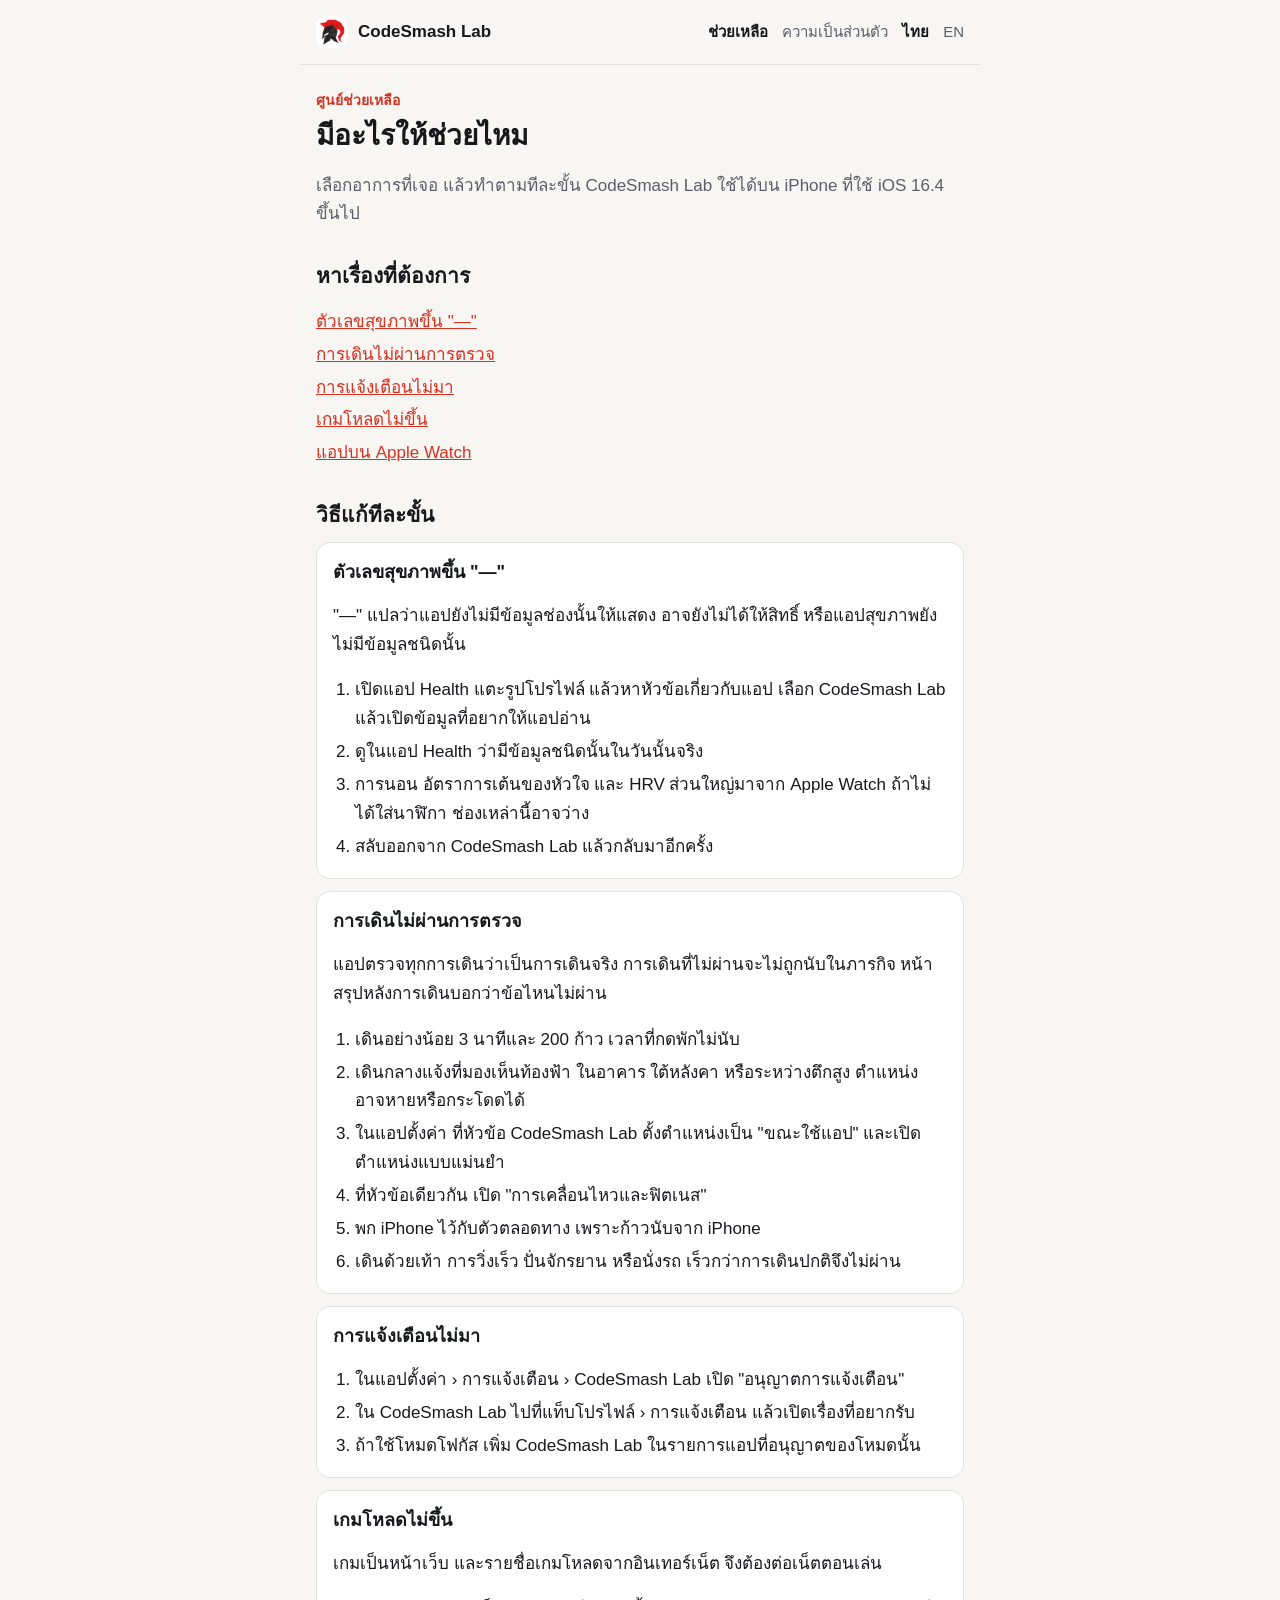
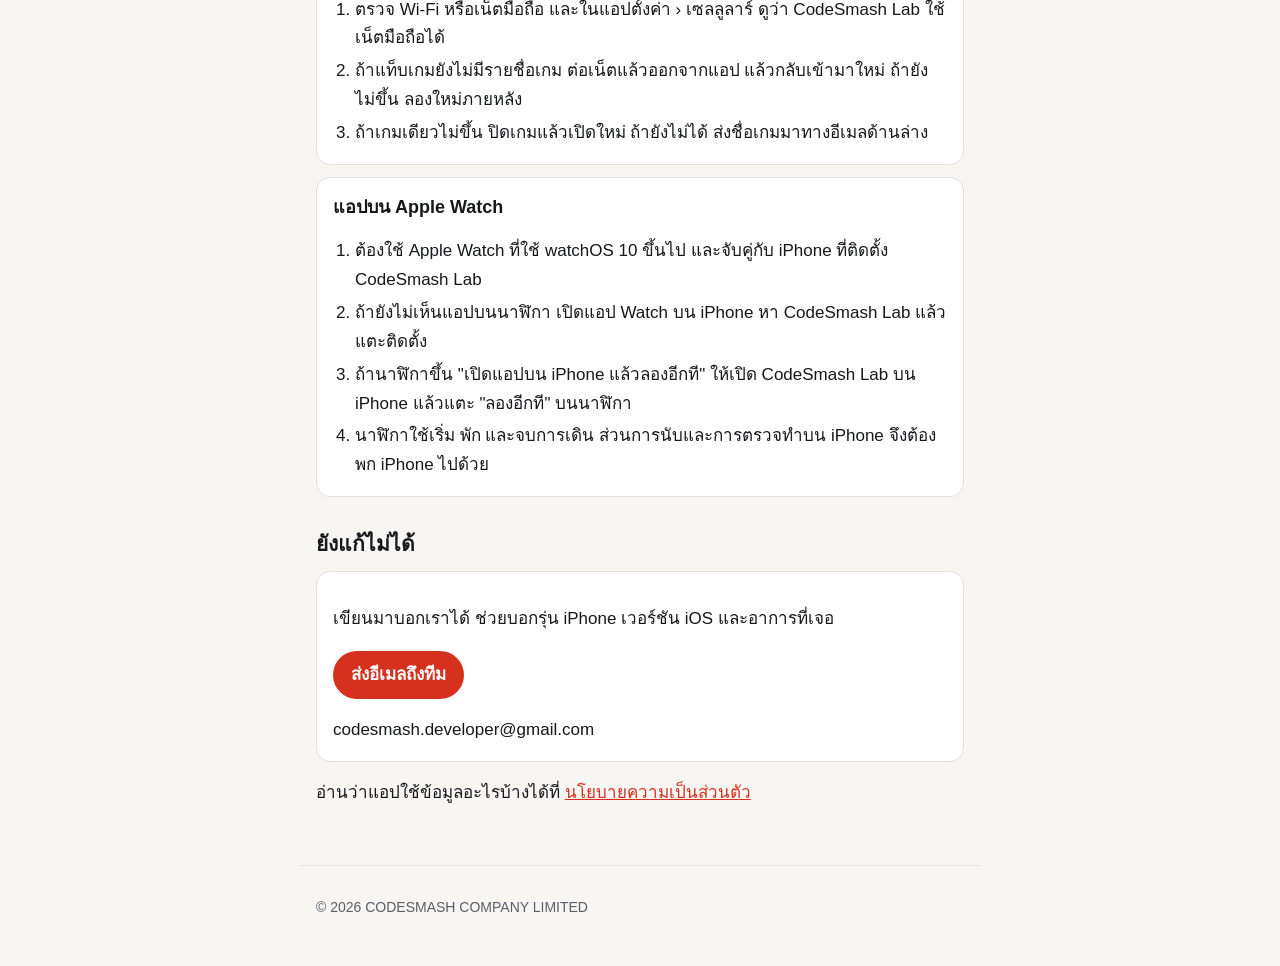
<file: index.html>
<!doctype html>
<html lang="th">
<head>
  <meta charset="utf-8">
  <meta name="viewport" content="width=device-width, initial-scale=1">
  <meta name="robots" content="noindex">
  <meta http-equiv="refresh" content="0; url=./support/">
  <title>กำลังไปที่หน้าช่วยเหลือ · CodeSmash Lab</title>
  <link rel="icon" href="icon.png">
  <link rel="stylesheet" href="style.css">
</head>
<body class="redirect-page">
  <main>
    <img src="icon.png" alt="" width="72" height="72">
    <h1>CodeSmash Lab</h1>
    <p><a href="support/">ไปที่หน้าช่วยเหลือ</a></p>
  </main>
</body>
</html>
</file>
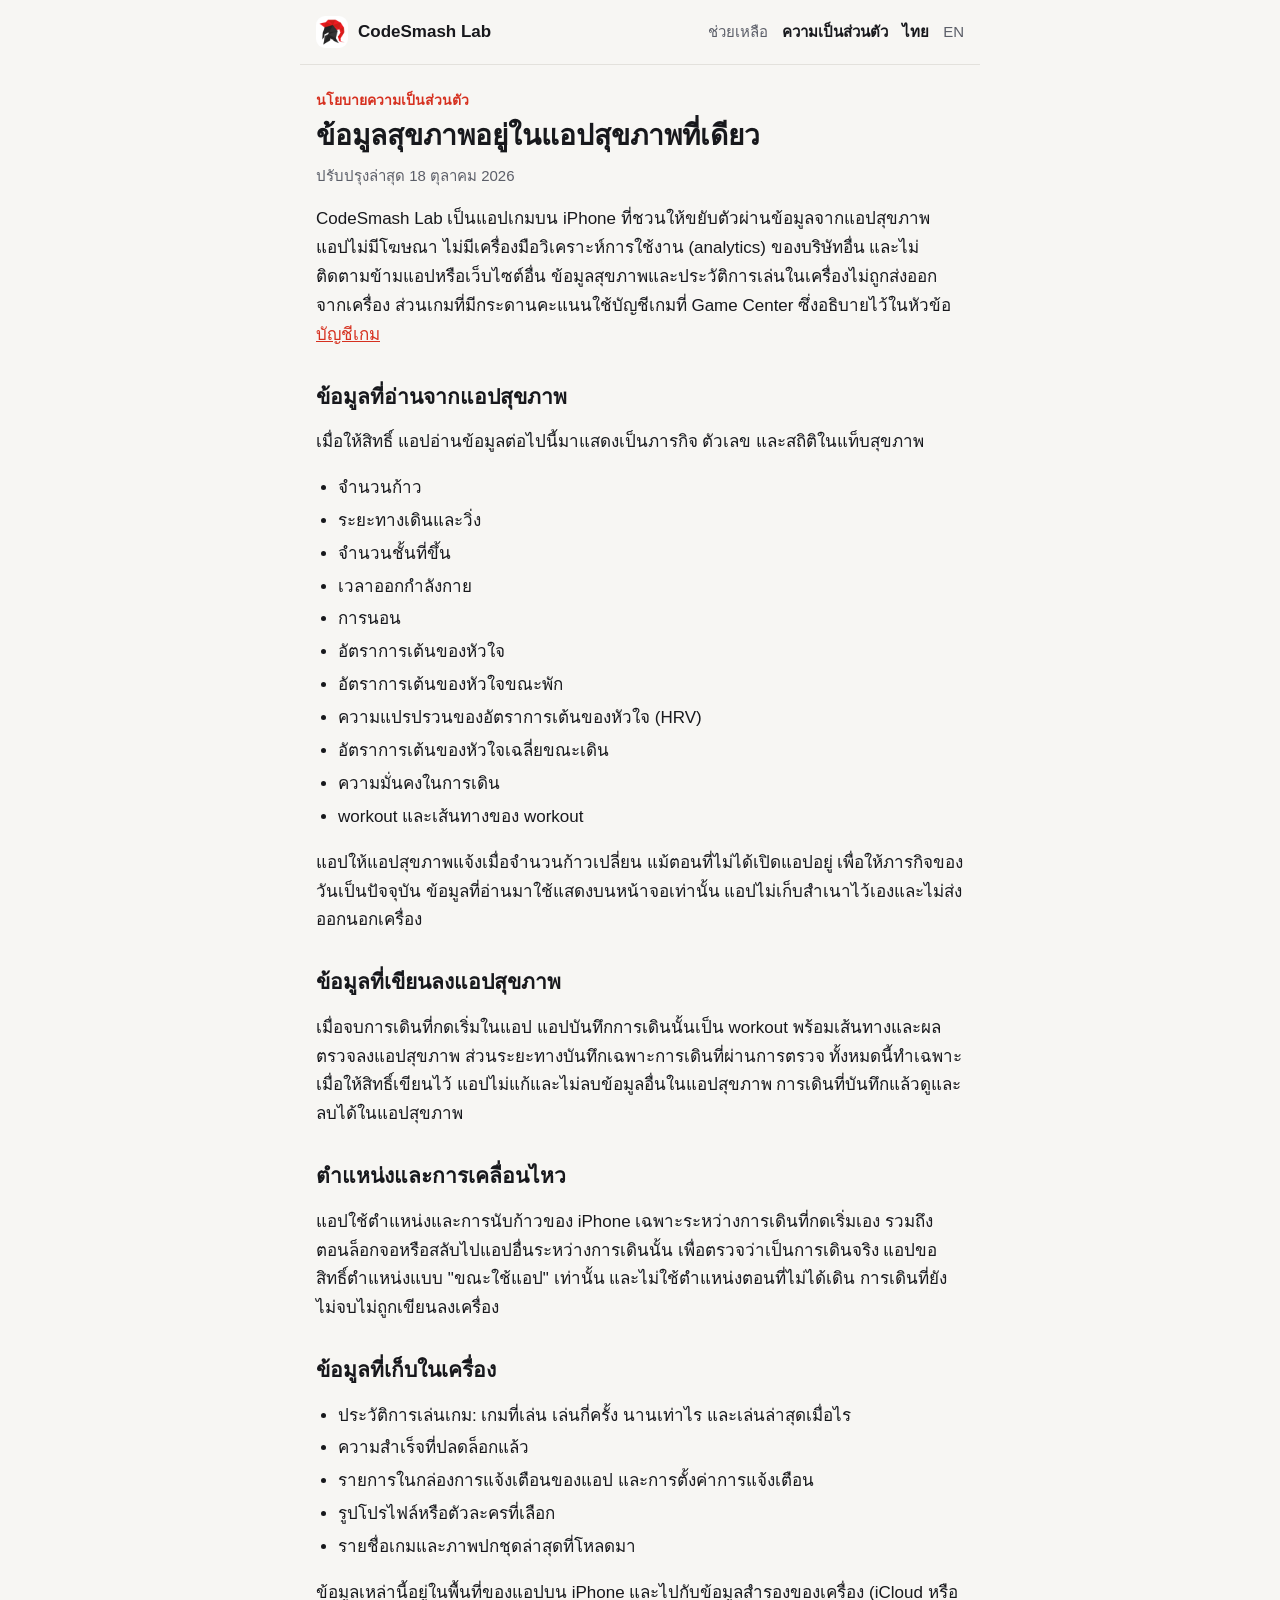
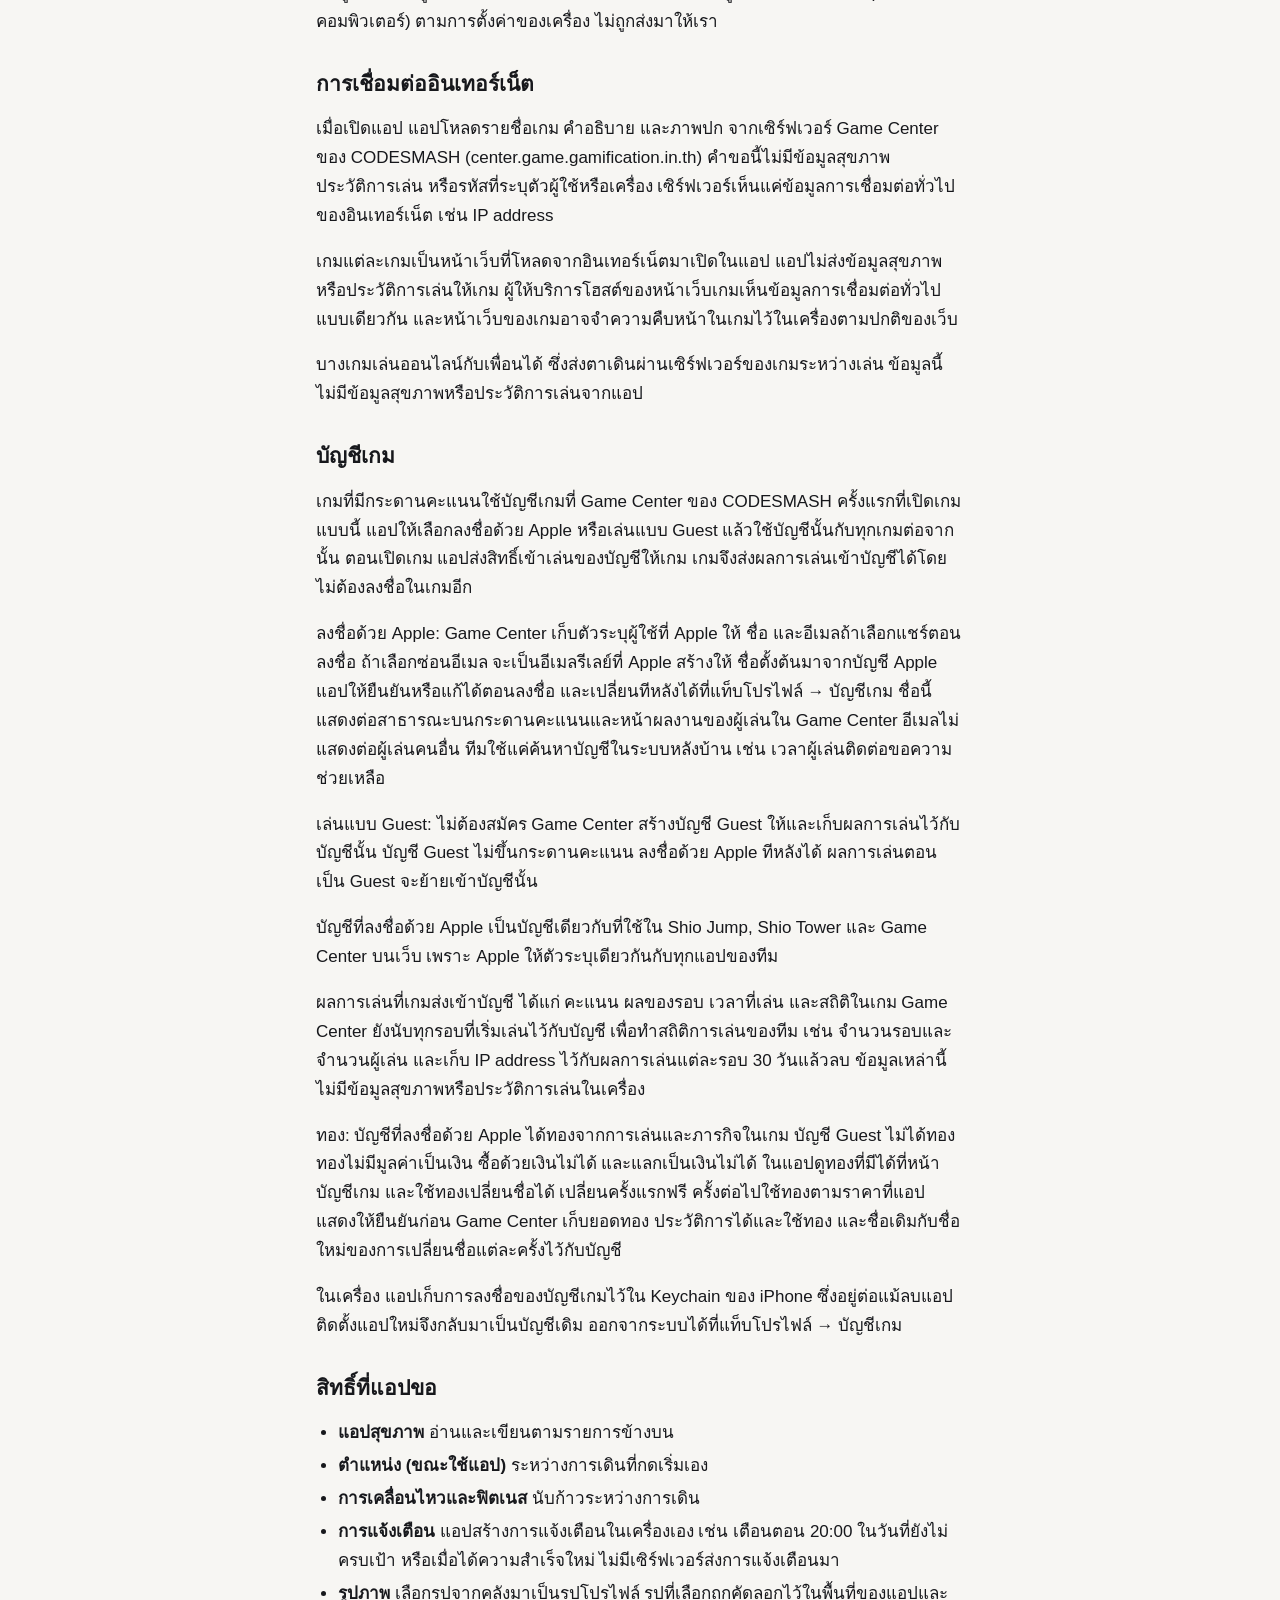
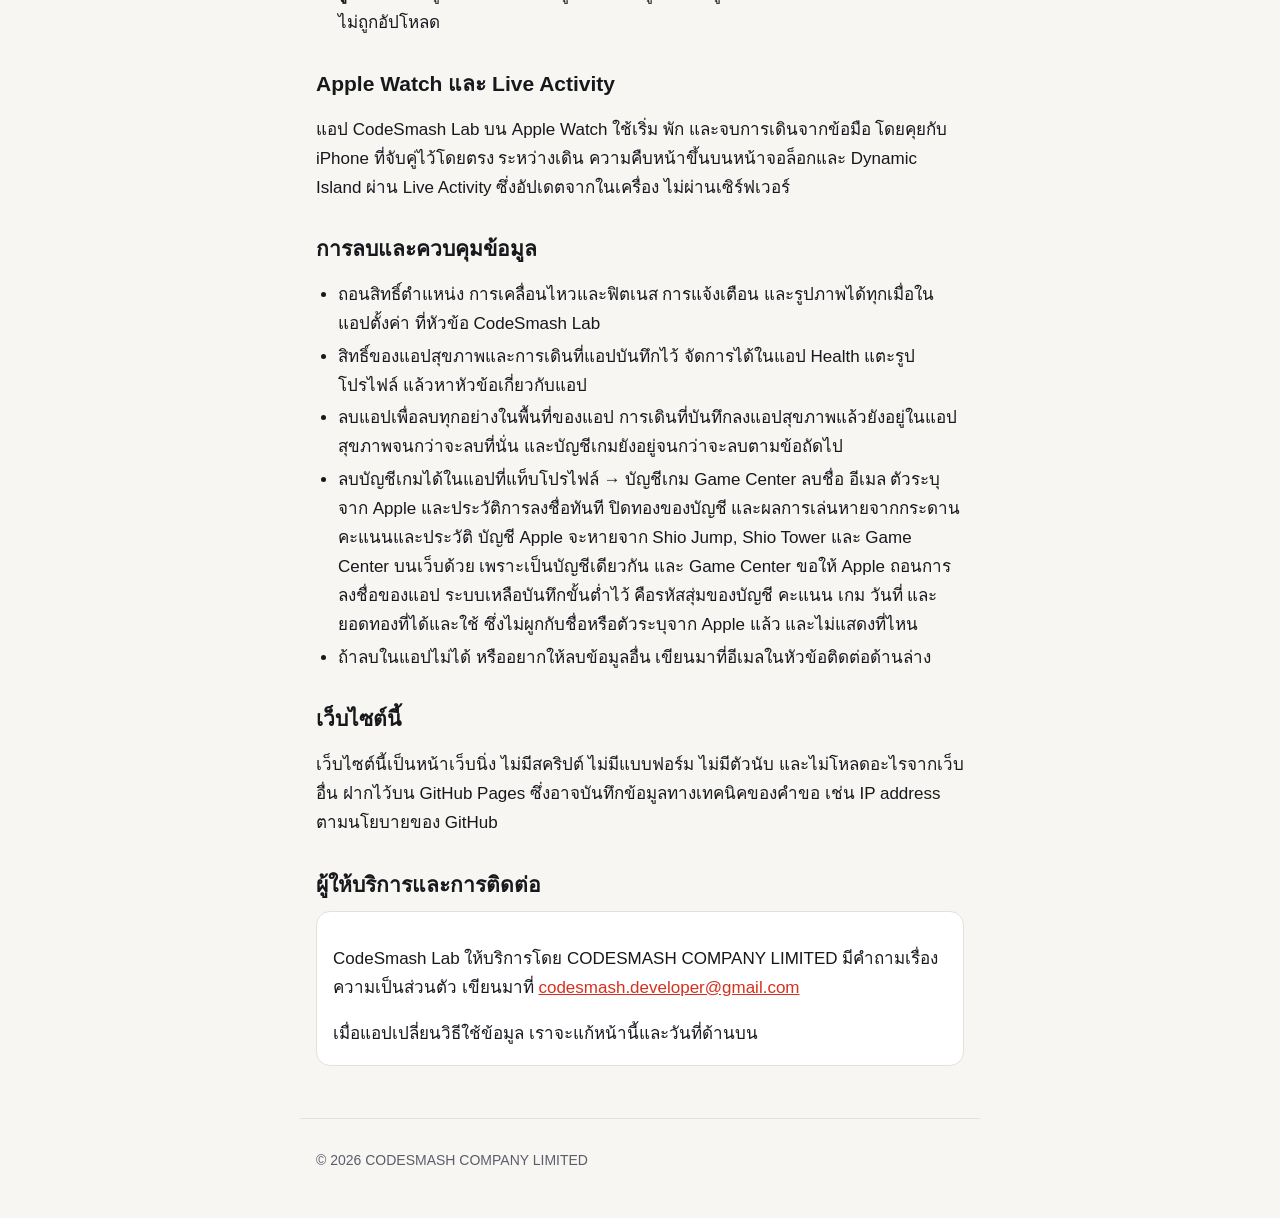
<file: privacy/index.html>
<!doctype html>
<html lang="th">
<head>
  <meta charset="utf-8">
  <meta name="viewport" content="width=device-width, initial-scale=1">
  <title>นโยบายความเป็นส่วนตัว · CodeSmash Lab</title>
  <meta name="description" content="CodeSmash Lab ใช้ข้อมูลอะไร เก็บไว้ที่ไหน และลบได้อย่างไร">
  <link rel="canonical" href="https://codesmash-dev-team.github.io/codesmash-lab/privacy/">
  <link rel="alternate" hreflang="th" href="https://codesmash-dev-team.github.io/codesmash-lab/privacy/">
  <link rel="alternate" hreflang="en" href="https://codesmash-dev-team.github.io/codesmash-lab/en/privacy/">
  <link rel="alternate" hreflang="x-default" href="https://codesmash-dev-team.github.io/codesmash-lab/privacy/">
  <link rel="icon" href="../icon.png">
  <link rel="apple-touch-icon" href="../icon.png">
  <link rel="stylesheet" href="../style.css">
</head>
<body>
  <a class="skip-link" href="#content">ข้ามไปที่เนื้อหา</a>
  <header class="site-header">
    <a class="brand" href="../support/"><img src="../icon.png" alt="" width="32" height="32">CodeSmash Lab</a>
    <nav class="site-nav" aria-label="เมนูหลัก">
      <a href="../support/">ช่วยเหลือ</a>
      <a href="./" aria-current="page">ความเป็นส่วนตัว</a>
      <a class="language-link" href="./" lang="th" aria-current="page">ไทย</a>
      <a class="language-link" href="../en/privacy/" lang="en" hreflang="en">EN</a>
    </nav>
  </header>

  <main id="content">
    <p class="eyebrow">นโยบายความเป็นส่วนตัว</p>
    <h1>ข้อมูลสุขภาพอยู่ในแอปสุขภาพที่เดียว</h1>
    <p class="updated">ปรับปรุงล่าสุด 18 ตุลาคม 2026</p>
    <p>CodeSmash Lab เป็นแอปเกมบน iPhone ที่ชวนให้ขยับตัวผ่านข้อมูลจากแอปสุขภาพ แอปไม่มีโฆษณา ไม่มีเครื่องมือวิเคราะห์การใช้งาน (analytics) ของบริษัทอื่น และไม่ติดตามข้ามแอปหรือเว็บไซต์อื่น ข้อมูลสุขภาพและประวัติการเล่นในเครื่องไม่ถูกส่งออกจากเครื่อง ส่วนเกมที่มีกระดานคะแนนใช้บัญชีเกมที่ Game Center ซึ่งอธิบายไว้ในหัวข้อ<a href="#game-account">บัญชีเกม</a></p>

    <h2>ข้อมูลที่อ่านจากแอปสุขภาพ</h2>
    <p>เมื่อให้สิทธิ์ แอปอ่านข้อมูลต่อไปนี้มาแสดงเป็นภารกิจ ตัวเลข และสถิติในแท็บสุขภาพ</p>
    <ul>
      <li>จำนวนก้าว</li>
      <li>ระยะทางเดินและวิ่ง</li>
      <li>จำนวนชั้นที่ขึ้น</li>
      <li>เวลาออกกำลังกาย</li>
      <li>การนอน</li>
      <li>อัตราการเต้นของหัวใจ</li>
      <li>อัตราการเต้นของหัวใจขณะพัก</li>
      <li>ความแปรปรวนของอัตราการเต้นของหัวใจ (HRV)</li>
      <li>อัตราการเต้นของหัวใจเฉลี่ยขณะเดิน</li>
      <li>ความมั่นคงในการเดิน</li>
      <li>workout และเส้นทางของ workout</li>
    </ul>
    <p>แอปให้แอปสุขภาพแจ้งเมื่อจำนวนก้าวเปลี่ยน แม้ตอนที่ไม่ได้เปิดแอปอยู่ เพื่อให้ภารกิจของวันเป็นปัจจุบัน ข้อมูลที่อ่านมาใช้แสดงบนหน้าจอเท่านั้น แอปไม่เก็บสำเนาไว้เองและไม่ส่งออกนอกเครื่อง</p>

    <h2>ข้อมูลที่เขียนลงแอปสุขภาพ</h2>
    <p>เมื่อจบการเดินที่กดเริ่มในแอป แอปบันทึกการเดินนั้นเป็น workout พร้อมเส้นทางและผลตรวจลงแอปสุขภาพ ส่วนระยะทางบันทึกเฉพาะการเดินที่ผ่านการตรวจ ทั้งหมดนี้ทำเฉพาะเมื่อให้สิทธิ์เขียนไว้ แอปไม่แก้และไม่ลบข้อมูลอื่นในแอปสุขภาพ การเดินที่บันทึกแล้วดูและลบได้ในแอปสุขภาพ</p>

    <h2>ตำแหน่งและการเคลื่อนไหว</h2>
    <p>แอปใช้ตำแหน่งและการนับก้าวของ iPhone เฉพาะระหว่างการเดินที่กดเริ่มเอง รวมถึงตอนล็อกจอหรือสลับไปแอปอื่นระหว่างการเดินนั้น เพื่อตรวจว่าเป็นการเดินจริง แอปขอสิทธิ์ตำแหน่งแบบ "ขณะใช้แอป" เท่านั้น และไม่ใช้ตำแหน่งตอนที่ไม่ได้เดิน การเดินที่ยังไม่จบไม่ถูกเขียนลงเครื่อง</p>

    <h2>ข้อมูลที่เก็บในเครื่อง</h2>
    <ul>
      <li>ประวัติการเล่นเกม: เกมที่เล่น เล่นกี่ครั้ง นานเท่าไร และเล่นล่าสุดเมื่อไร</li>
      <li>ความสำเร็จที่ปลดล็อกแล้ว</li>
      <li>รายการในกล่องการแจ้งเตือนของแอป และการตั้งค่าการแจ้งเตือน</li>
      <li>รูปโปรไฟล์หรือตัวละครที่เลือก</li>
      <li>รายชื่อเกมและภาพปกชุดล่าสุดที่โหลดมา</li>
    </ul>
    <p>ข้อมูลเหล่านี้อยู่ในพื้นที่ของแอปบน iPhone และไปกับข้อมูลสำรองของเครื่อง (iCloud หรือคอมพิวเตอร์) ตามการตั้งค่าของเครื่อง ไม่ถูกส่งมาให้เรา</p>

    <h2>การเชื่อมต่ออินเทอร์เน็ต</h2>
    <p>เมื่อเปิดแอป แอปโหลดรายชื่อเกม คำอธิบาย และภาพปก จากเซิร์ฟเวอร์ Game Center ของ CODESMASH (center.game.gamification.in.th) คำขอนี้ไม่มีข้อมูลสุขภาพ ประวัติการเล่น หรือรหัสที่ระบุตัวผู้ใช้หรือเครื่อง เซิร์ฟเวอร์เห็นแค่ข้อมูลการเชื่อมต่อทั่วไปของอินเทอร์เน็ต เช่น IP address</p>
    <p>เกมแต่ละเกมเป็นหน้าเว็บที่โหลดจากอินเทอร์เน็ตมาเปิดในแอป แอปไม่ส่งข้อมูลสุขภาพหรือประวัติการเล่นให้เกม ผู้ให้บริการโฮสต์ของหน้าเว็บเกมเห็นข้อมูลการเชื่อมต่อทั่วไปแบบเดียวกัน และหน้าเว็บของเกมอาจจำความคืบหน้าในเกมไว้ในเครื่องตามปกติของเว็บ</p>
    <p>บางเกมเล่นออนไลน์กับเพื่อนได้ ซึ่งส่งตาเดินผ่านเซิร์ฟเวอร์ของเกมระหว่างเล่น ข้อมูลนี้ไม่มีข้อมูลสุขภาพหรือประวัติการเล่นจากแอป</p>

    <h2 id="game-account">บัญชีเกม</h2>
    <p>เกมที่มีกระดานคะแนนใช้บัญชีเกมที่ Game Center ของ CODESMASH ครั้งแรกที่เปิดเกมแบบนี้ แอปให้เลือกลงชื่อด้วย Apple หรือเล่นแบบ Guest แล้วใช้บัญชีนั้นกับทุกเกมต่อจากนั้น ตอนเปิดเกม แอปส่งสิทธิ์เข้าเล่นของบัญชีให้เกม เกมจึงส่งผลการเล่นเข้าบัญชีได้โดยไม่ต้องลงชื่อในเกมอีก</p>
    <p>ลงชื่อด้วย Apple: Game Center เก็บตัวระบุผู้ใช้ที่ Apple ให้ ชื่อ และอีเมลถ้าเลือกแชร์ตอนลงชื่อ ถ้าเลือกซ่อนอีเมล จะเป็นอีเมลรีเลย์ที่ Apple สร้างให้ ชื่อตั้งต้นมาจากบัญชี Apple แอปให้ยืนยันหรือแก้ได้ตอนลงชื่อ และเปลี่ยนทีหลังได้ที่แท็บโปรไฟล์ → บัญชีเกม ชื่อนี้แสดงต่อสาธารณะบนกระดานคะแนนและหน้าผลงานของผู้เล่นใน Game Center อีเมลไม่แสดงต่อผู้เล่นคนอื่น ทีมใช้แค่ค้นหาบัญชีในระบบหลังบ้าน เช่น เวลาผู้เล่นติดต่อขอความช่วยเหลือ</p>
    <p>เล่นแบบ Guest: ไม่ต้องสมัคร Game Center สร้างบัญชี Guest ให้และเก็บผลการเล่นไว้กับบัญชีนั้น บัญชี Guest ไม่ขึ้นกระดานคะแนน ลงชื่อด้วย Apple ทีหลังได้ ผลการเล่นตอนเป็น Guest จะย้ายเข้าบัญชีนั้น</p>
    <p>บัญชีที่ลงชื่อด้วย Apple เป็นบัญชีเดียวกับที่ใช้ใน Shio Jump, Shio Tower และ Game Center บนเว็บ เพราะ Apple ให้ตัวระบุเดียวกันกับทุกแอปของทีม</p>
    <p>ผลการเล่นที่เกมส่งเข้าบัญชี ได้แก่ คะแนน ผลของรอบ เวลาที่เล่น และสถิติในเกม Game Center ยังนับทุกรอบที่เริ่มเล่นไว้กับบัญชี เพื่อทำสถิติการเล่นของทีม เช่น จำนวนรอบและจำนวนผู้เล่น และเก็บ IP address ไว้กับผลการเล่นแต่ละรอบ 30 วันแล้วลบ ข้อมูลเหล่านี้ไม่มีข้อมูลสุขภาพหรือประวัติการเล่นในเครื่อง</p>
    <p>ทอง: บัญชีที่ลงชื่อด้วย Apple ได้ทองจากการเล่นและภารกิจในเกม บัญชี Guest ไม่ได้ทอง ทองไม่มีมูลค่าเป็นเงิน ซื้อด้วยเงินไม่ได้ และแลกเป็นเงินไม่ได้ ในแอปดูทองที่มีได้ที่หน้าบัญชีเกม และใช้ทองเปลี่ยนชื่อได้ เปลี่ยนครั้งแรกฟรี ครั้งต่อไปใช้ทองตามราคาที่แอปแสดงให้ยืนยันก่อน Game Center เก็บยอดทอง ประวัติการได้และใช้ทอง และชื่อเดิมกับชื่อใหม่ของการเปลี่ยนชื่อแต่ละครั้งไว้กับบัญชี</p>
    <p>ในเครื่อง แอปเก็บการลงชื่อของบัญชีเกมไว้ใน Keychain ของ iPhone ซึ่งอยู่ต่อแม้ลบแอป ติดตั้งแอปใหม่จึงกลับมาเป็นบัญชีเดิม ออกจากระบบได้ที่แท็บโปรไฟล์ → บัญชีเกม</p>

    <h2>สิทธิ์ที่แอปขอ</h2>
    <ul>
      <li><strong>แอปสุขภาพ</strong> อ่านและเขียนตามรายการข้างบน</li>
      <li><strong>ตำแหน่ง (ขณะใช้แอป)</strong> ระหว่างการเดินที่กดเริ่มเอง</li>
      <li><strong>การเคลื่อนไหวและฟิตเนส</strong> นับก้าวระหว่างการเดิน</li>
      <li><strong>การแจ้งเตือน</strong> แอปสร้างการแจ้งเตือนในเครื่องเอง เช่น เตือนตอน 20:00 ในวันที่ยังไม่ครบเป้า หรือเมื่อได้ความสำเร็จใหม่ ไม่มีเซิร์ฟเวอร์ส่งการแจ้งเตือนมา</li>
      <li><strong>รูปภาพ</strong> เลือกรูปจากคลังมาเป็นรูปโปรไฟล์ รูปที่เลือกถูกคัดลอกไว้ในพื้นที่ของแอปและไม่ถูกอัปโหลด</li>
    </ul>

    <h2>Apple Watch และ Live Activity</h2>
    <p>แอป CodeSmash Lab บน Apple Watch ใช้เริ่ม พัก และจบการเดินจากข้อมือ โดยคุยกับ iPhone ที่จับคู่ไว้โดยตรง ระหว่างเดิน ความคืบหน้าขึ้นบนหน้าจอล็อกและ Dynamic Island ผ่าน Live Activity ซึ่งอัปเดตจากในเครื่อง ไม่ผ่านเซิร์ฟเวอร์</p>

    <h2>การลบและควบคุมข้อมูล</h2>
    <ul>
      <li>ถอนสิทธิ์ตำแหน่ง การเคลื่อนไหวและฟิตเนส การแจ้งเตือน และรูปภาพได้ทุกเมื่อในแอปตั้งค่า ที่หัวข้อ CodeSmash Lab</li>
      <li>สิทธิ์ของแอปสุขภาพและการเดินที่แอปบันทึกไว้ จัดการได้ในแอป Health แตะรูปโปรไฟล์ แล้วหาหัวข้อเกี่ยวกับแอป</li>
      <li>ลบแอปเพื่อลบทุกอย่างในพื้นที่ของแอป การเดินที่บันทึกลงแอปสุขภาพแล้วยังอยู่ในแอปสุขภาพจนกว่าจะลบที่นั่น และบัญชีเกมยังอยู่จนกว่าจะลบตามข้อถัดไป</li>
      <li>ลบบัญชีเกมได้ในแอปที่แท็บโปรไฟล์ → บัญชีเกม Game Center ลบชื่อ อีเมล ตัวระบุจาก Apple และประวัติการลงชื่อทันที ปิดทองของบัญชี และผลการเล่นหายจากกระดานคะแนนและประวัติ บัญชี Apple จะหายจาก Shio Jump, Shio Tower และ Game Center บนเว็บด้วย เพราะเป็นบัญชีเดียวกัน และ Game Center ขอให้ Apple ถอนการลงชื่อของแอป ระบบเหลือบันทึกขั้นต่ำไว้ คือรหัสสุ่มของบัญชี คะแนน เกม วันที่ และยอดทองที่ได้และใช้ ซึ่งไม่ผูกกับชื่อหรือตัวระบุจาก Apple แล้ว และไม่แสดงที่ไหน</li>
      <li>ถ้าลบในแอปไม่ได้ หรืออยากให้ลบข้อมูลอื่น เขียนมาที่อีเมลในหัวข้อติดต่อด้านล่าง</li>
    </ul>

    <h2>เว็บไซต์นี้</h2>
    <p>เว็บไซต์นี้เป็นหน้าเว็บนิ่ง ไม่มีสคริปต์ ไม่มีแบบฟอร์ม ไม่มีตัวนับ และไม่โหลดอะไรจากเว็บอื่น ฝากไว้บน GitHub Pages ซึ่งอาจบันทึกข้อมูลทางเทคนิคของคำขอ เช่น IP address ตามนโยบายของ GitHub</p>

    <h2 id="contact">ผู้ให้บริการและการติดต่อ</h2>
    <div class="card">
      <p>CodeSmash Lab ให้บริการโดย CODESMASH COMPANY LIMITED มีคำถามเรื่องความเป็นส่วนตัว เขียนมาที่ <a href="mailto:codesmash.developer@gmail.com?subject=CodeSmash%20Lab%20Support">codesmash.developer@gmail.com</a></p>
      <p>เมื่อแอปเปลี่ยนวิธีใช้ข้อมูล เราจะแก้หน้านี้และวันที่ด้านบน</p>
    </div>
  </main>

  <footer class="site-footer">
    <p>© 2026 CODESMASH COMPANY LIMITED</p>
  </footer>
</body>
</html>
</file>
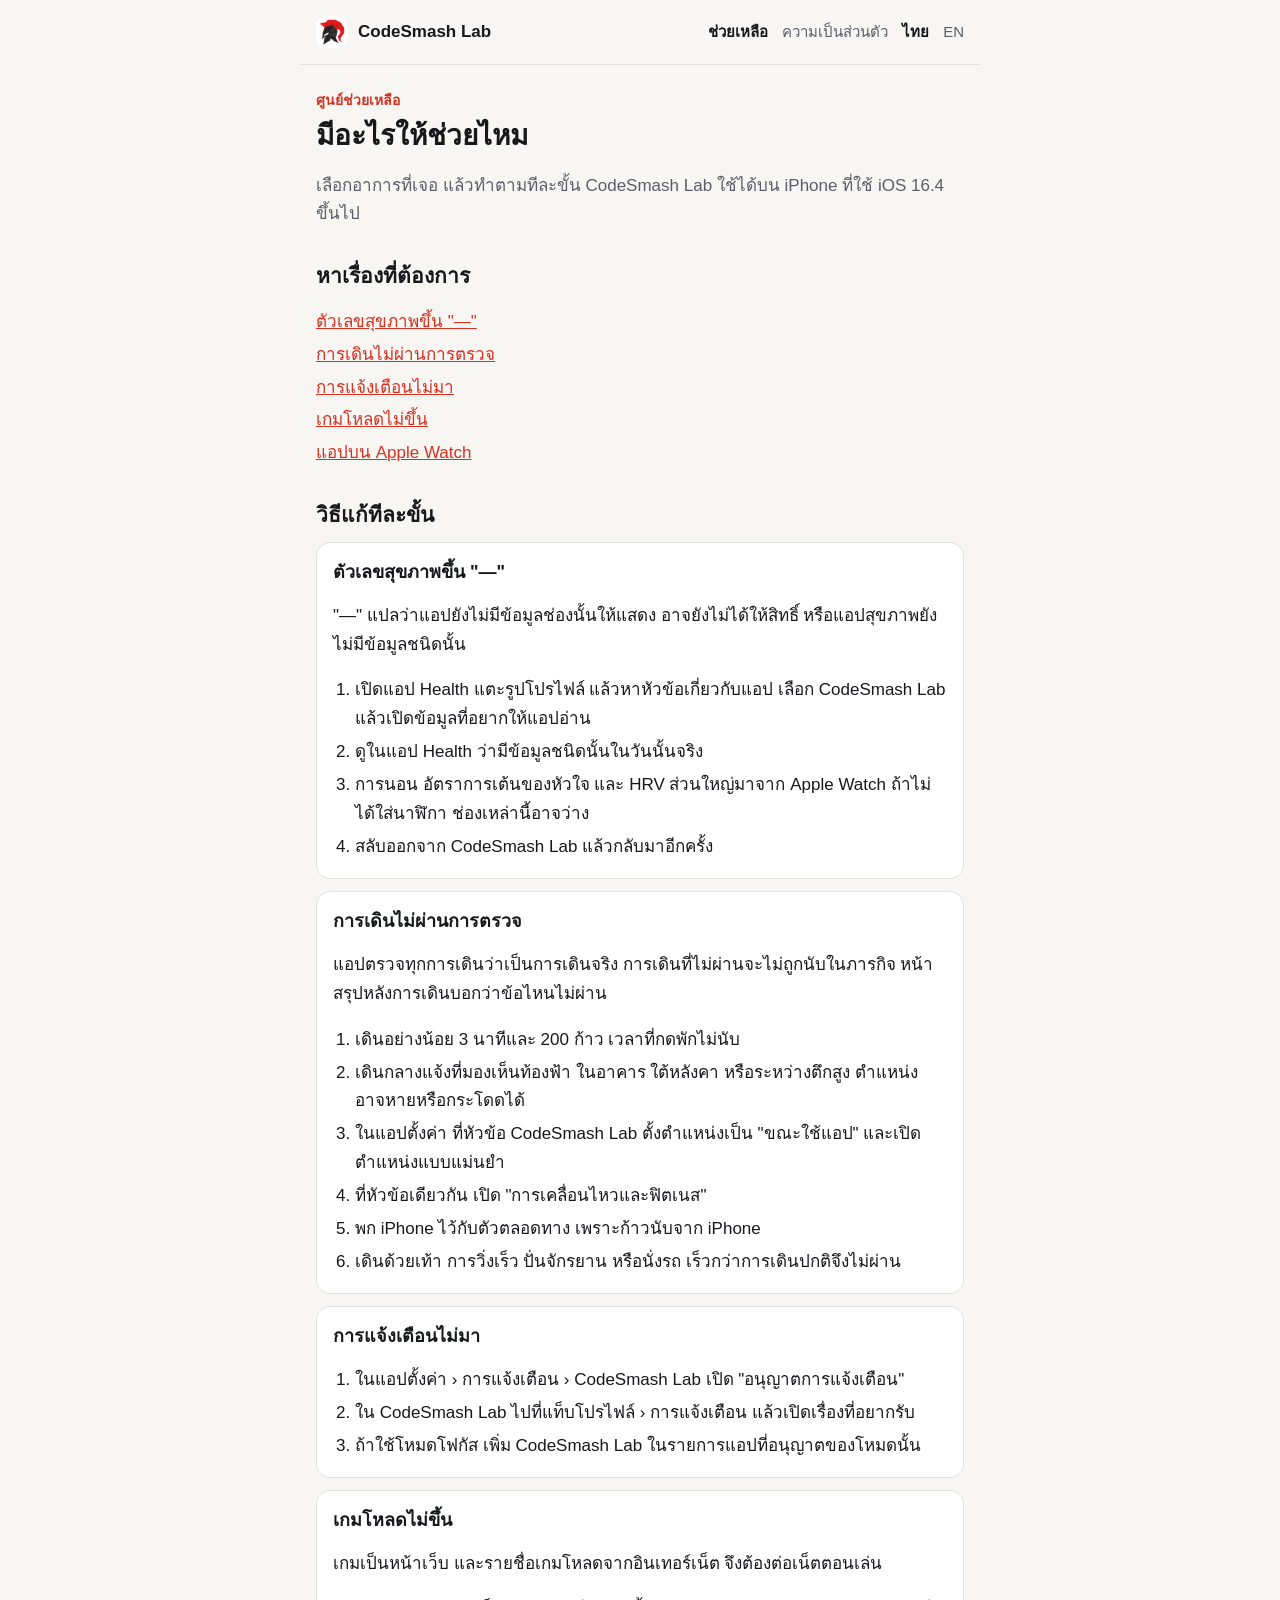
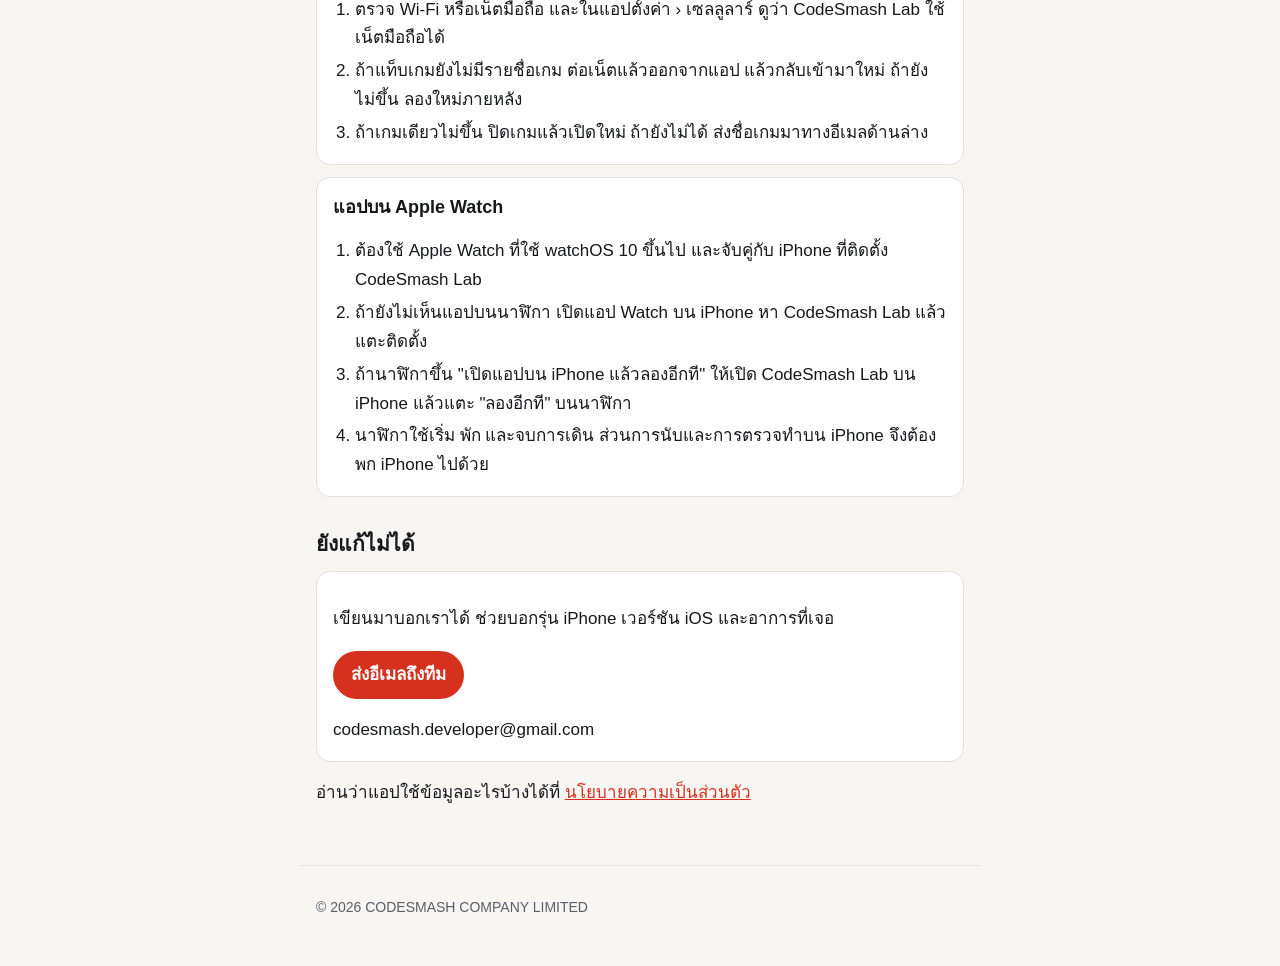
<file: support/index.html>
<!doctype html>
<html lang="th">
<head>
  <meta charset="utf-8">
  <meta name="viewport" content="width=device-width, initial-scale=1">
  <title>ช่วยเหลือ · CodeSmash Lab</title>
  <meta name="description" content="วิธีแก้อาการที่พบบ่อยใน CodeSmash Lab และช่องทางติดต่อทีม">
  <link rel="canonical" href="https://codesmash-dev-team.github.io/codesmash-lab/support/">
  <link rel="alternate" hreflang="th" href="https://codesmash-dev-team.github.io/codesmash-lab/support/">
  <link rel="alternate" hreflang="en" href="https://codesmash-dev-team.github.io/codesmash-lab/en/support/">
  <link rel="alternate" hreflang="x-default" href="https://codesmash-dev-team.github.io/codesmash-lab/support/">
  <link rel="icon" href="../icon.png">
  <link rel="apple-touch-icon" href="../icon.png">
  <link rel="stylesheet" href="../style.css">
</head>
<body>
  <a class="skip-link" href="#content">ข้ามไปที่เนื้อหา</a>
  <header class="site-header">
    <a class="brand" href="./"><img src="../icon.png" alt="" width="32" height="32">CodeSmash Lab</a>
    <nav class="site-nav" aria-label="เมนูหลัก">
      <a href="./" aria-current="page">ช่วยเหลือ</a>
      <a href="../privacy/">ความเป็นส่วนตัว</a>
      <a class="language-link" href="./" lang="th" aria-current="page">ไทย</a>
      <a class="language-link" href="../en/support/" lang="en" hreflang="en">EN</a>
    </nav>
  </header>

  <main id="content">
    <p class="eyebrow">ศูนย์ช่วยเหลือ</p>
    <h1>มีอะไรให้ช่วยไหม</h1>
    <p class="lead">เลือกอาการที่เจอ แล้วทำตามทีละขั้น CodeSmash Lab ใช้ได้บน iPhone ที่ใช้ iOS 16.4 ขึ้นไป</p>

    <h2>หาเรื่องที่ต้องการ</h2>
    <ul class="quick-links">
      <li><a href="#health">ตัวเลขสุขภาพขึ้น "—"</a></li>
      <li><a href="#walk">การเดินไม่ผ่านการตรวจ</a></li>
      <li><a href="#notifications">การแจ้งเตือนไม่มา</a></li>
      <li><a href="#games">เกมโหลดไม่ขึ้น</a></li>
      <li><a href="#watch">แอปบน Apple Watch</a></li>
    </ul>

    <h2>วิธีแก้ทีละขั้น</h2>

    <section class="card" id="health">
      <h3>ตัวเลขสุขภาพขึ้น "—"</h3>
      <p>"—" แปลว่าแอปยังไม่มีข้อมูลช่องนั้นให้แสดง อาจยังไม่ได้ให้สิทธิ์ หรือแอปสุขภาพยังไม่มีข้อมูลชนิดนั้น</p>
      <ol>
        <li>เปิดแอป Health แตะรูปโปรไฟล์ แล้วหาหัวข้อเกี่ยวกับแอป เลือก CodeSmash Lab แล้วเปิดข้อมูลที่อยากให้แอปอ่าน</li>
        <li>ดูในแอป Health ว่ามีข้อมูลชนิดนั้นในวันนั้นจริง</li>
        <li>การนอน อัตราการเต้นของหัวใจ และ HRV ส่วนใหญ่มาจาก Apple Watch ถ้าไม่ได้ใส่นาฬิกา ช่องเหล่านี้อาจว่าง</li>
        <li>สลับออกจาก CodeSmash Lab แล้วกลับมาอีกครั้ง</li>
      </ol>
    </section>

    <section class="card" id="walk">
      <h3>การเดินไม่ผ่านการตรวจ</h3>
      <p>แอปตรวจทุกการเดินว่าเป็นการเดินจริง การเดินที่ไม่ผ่านจะไม่ถูกนับในภารกิจ หน้าสรุปหลังการเดินบอกว่าข้อไหนไม่ผ่าน</p>
      <ol>
        <li>เดินอย่างน้อย 3 นาทีและ 200 ก้าว เวลาที่กดพักไม่นับ</li>
        <li>เดินกลางแจ้งที่มองเห็นท้องฟ้า ในอาคาร ใต้หลังคา หรือระหว่างตึกสูง ตำแหน่งอาจหายหรือกระโดดได้</li>
        <li>ในแอปตั้งค่า ที่หัวข้อ CodeSmash Lab ตั้งตำแหน่งเป็น "ขณะใช้แอป" และเปิดตำแหน่งแบบแม่นยำ</li>
        <li>ที่หัวข้อเดียวกัน เปิด "การเคลื่อนไหวและฟิตเนส"</li>
        <li>พก iPhone ไว้กับตัวตลอดทาง เพราะก้าวนับจาก iPhone</li>
        <li>เดินด้วยเท้า การวิ่งเร็ว ปั่นจักรยาน หรือนั่งรถ เร็วกว่าการเดินปกติจึงไม่ผ่าน</li>
      </ol>
    </section>

    <section class="card" id="notifications">
      <h3>การแจ้งเตือนไม่มา</h3>
      <ol>
        <li>ในแอปตั้งค่า › การแจ้งเตือน › CodeSmash Lab เปิด "อนุญาตการแจ้งเตือน"</li>
        <li>ใน CodeSmash Lab ไปที่แท็บโปรไฟล์ › การแจ้งเตือน แล้วเปิดเรื่องที่อยากรับ</li>
        <li>ถ้าใช้โหมดโฟกัส เพิ่ม CodeSmash Lab ในรายการแอปที่อนุญาตของโหมดนั้น</li>
      </ol>
    </section>

    <section class="card" id="games">
      <h3>เกมโหลดไม่ขึ้น</h3>
      <p>เกมเป็นหน้าเว็บ และรายชื่อเกมโหลดจากอินเทอร์เน็ต จึงต้องต่อเน็ตตอนเล่น</p>
      <ol>
        <li>ตรวจ Wi-Fi หรือเน็ตมือถือ และในแอปตั้งค่า › เซลลูลาร์ ดูว่า CodeSmash Lab ใช้เน็ตมือถือได้</li>
        <li>ถ้าแท็บเกมยังไม่มีรายชื่อเกม ต่อเน็ตแล้วออกจากแอป แล้วกลับเข้ามาใหม่ ถ้ายังไม่ขึ้น ลองใหม่ภายหลัง</li>
        <li>ถ้าเกมเดียวไม่ขึ้น ปิดเกมแล้วเปิดใหม่ ถ้ายังไม่ได้ ส่งชื่อเกมมาทางอีเมลด้านล่าง</li>
      </ol>
    </section>

    <section class="card" id="watch">
      <h3>แอปบน Apple Watch</h3>
      <ol>
        <li>ต้องใช้ Apple Watch ที่ใช้ watchOS 10 ขึ้นไป และจับคู่กับ iPhone ที่ติดตั้ง CodeSmash Lab</li>
        <li>ถ้ายังไม่เห็นแอปบนนาฬิกา เปิดแอป Watch บน iPhone หา CodeSmash Lab แล้วแตะติดตั้ง</li>
        <li>ถ้านาฬิกาขึ้น "เปิดแอปบน iPhone แล้วลองอีกที" ให้เปิด CodeSmash Lab บน iPhone แล้วแตะ "ลองอีกที" บนนาฬิกา</li>
        <li>นาฬิกาใช้เริ่ม พัก และจบการเดิน ส่วนการนับและการตรวจทำบน iPhone จึงต้องพก iPhone ไปด้วย</li>
      </ol>
    </section>

    <h2 id="contact">ยังแก้ไม่ได้</h2>
    <div class="card">
      <p>เขียนมาบอกเราได้ ช่วยบอกรุ่น iPhone เวอร์ชัน iOS และอาการที่เจอ</p>
      <p><a class="button" href="mailto:codesmash.developer@gmail.com?subject=CodeSmash%20Lab%20Support">ส่งอีเมลถึงทีม</a></p>
      <p>codesmash.developer@gmail.com</p>
    </div>
    <p>อ่านว่าแอปใช้ข้อมูลอะไรบ้างได้ที่ <a href="../privacy/">นโยบายความเป็นส่วนตัว</a></p>
  </main>

  <footer class="site-footer">
    <p>© 2026 CODESMASH COMPANY LIMITED</p>
  </footer>
</body>
</html>
</file>
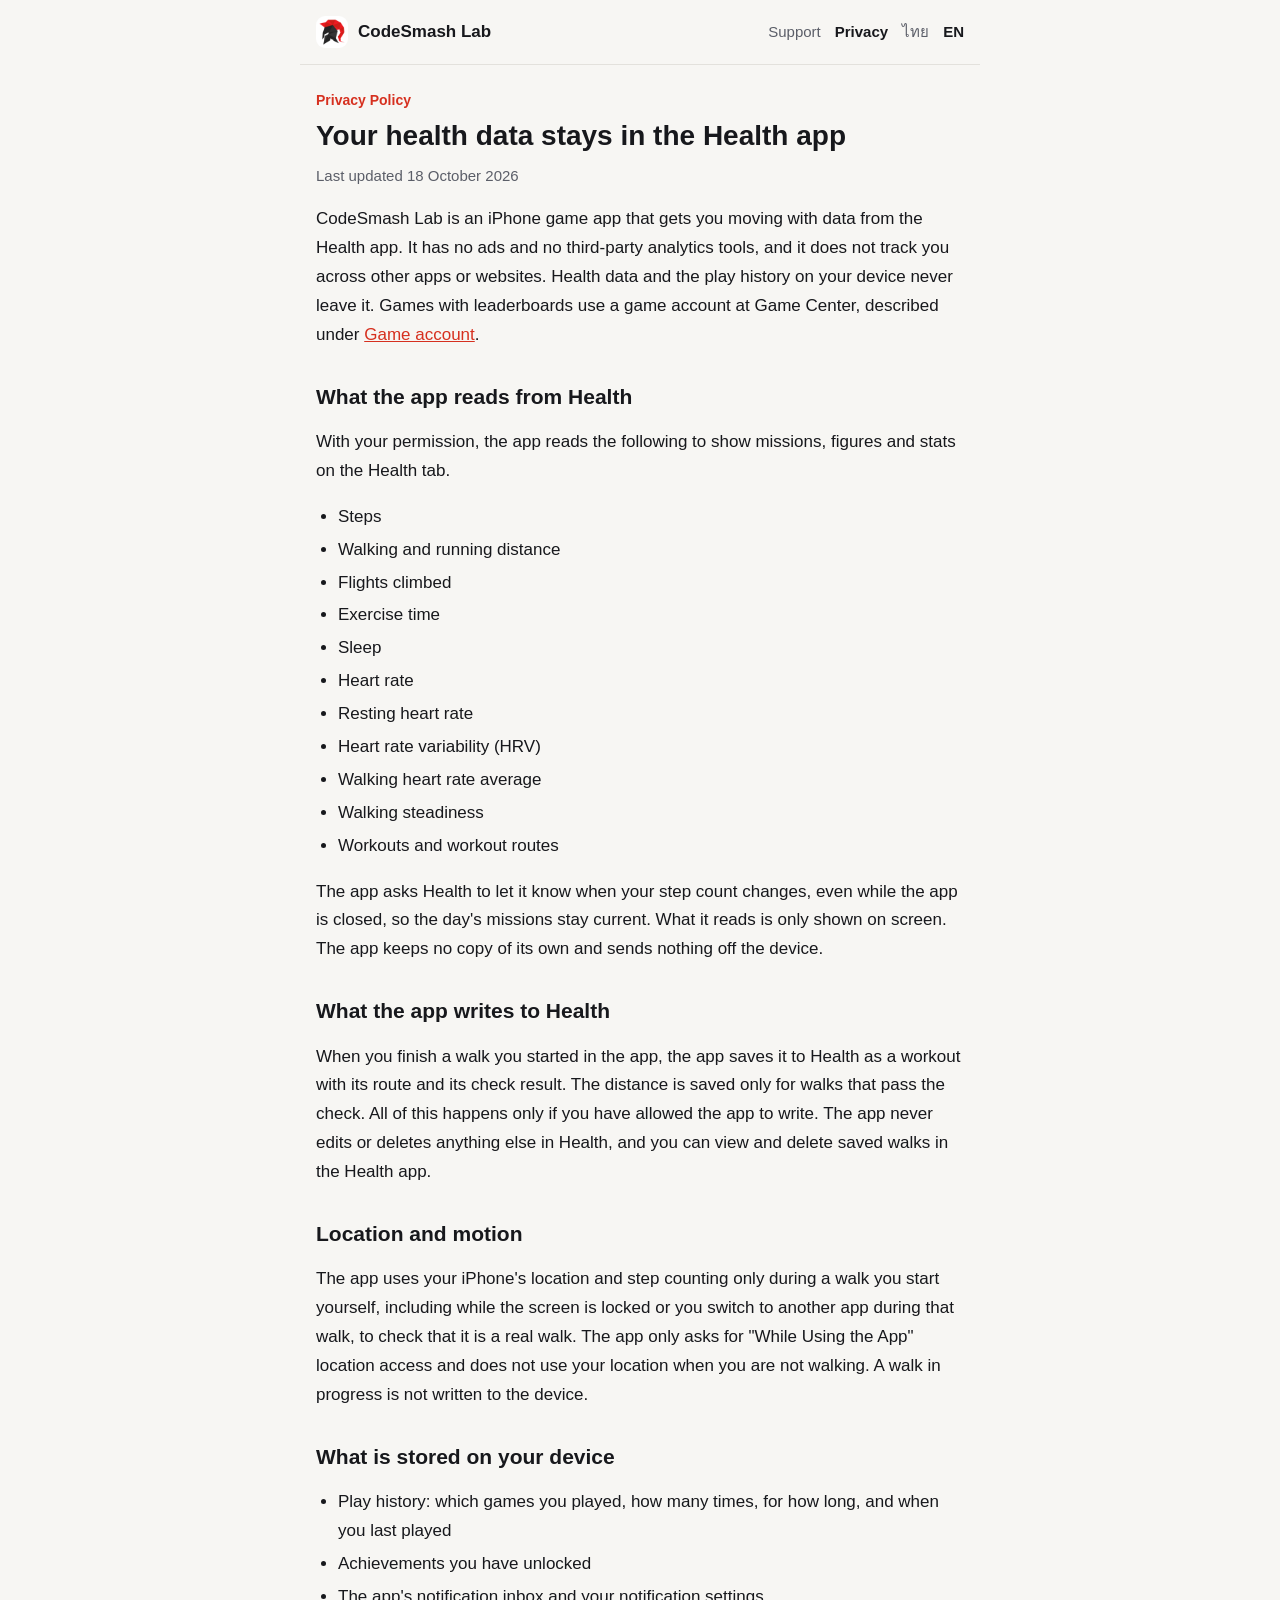
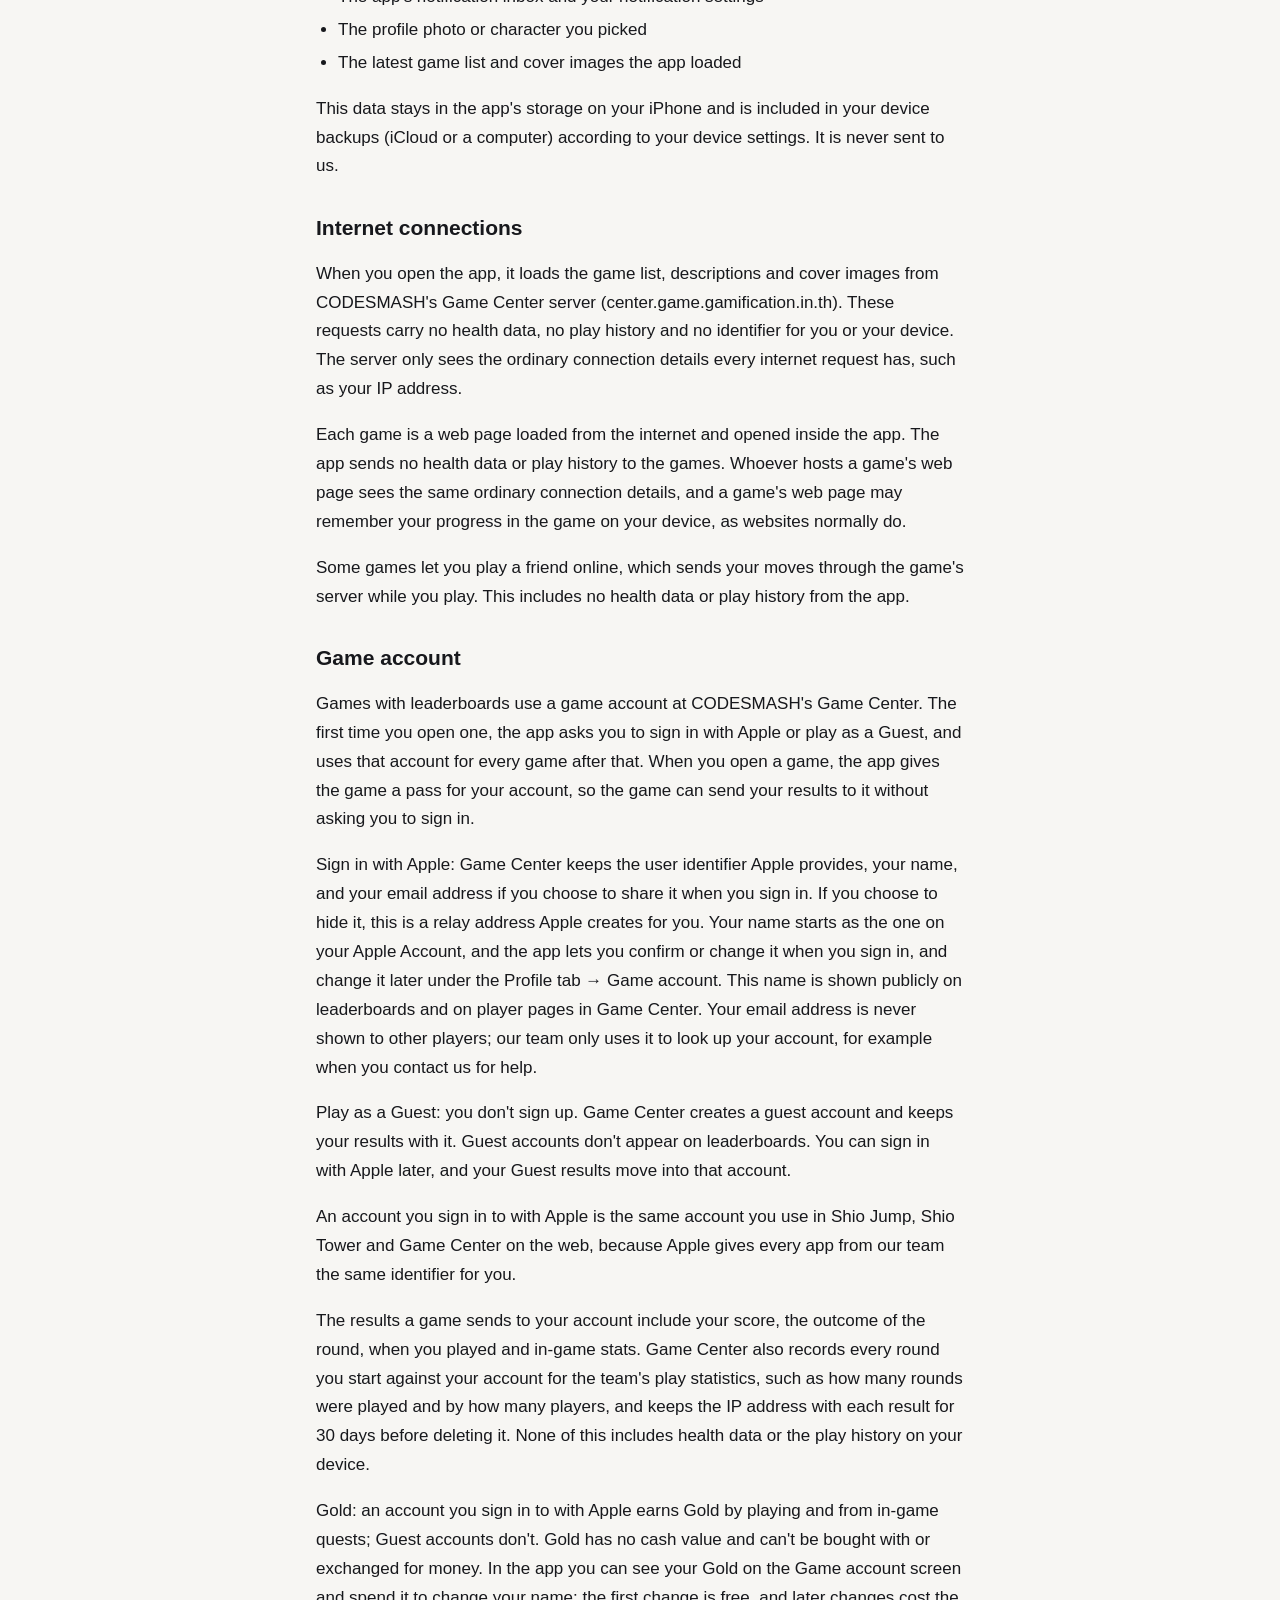
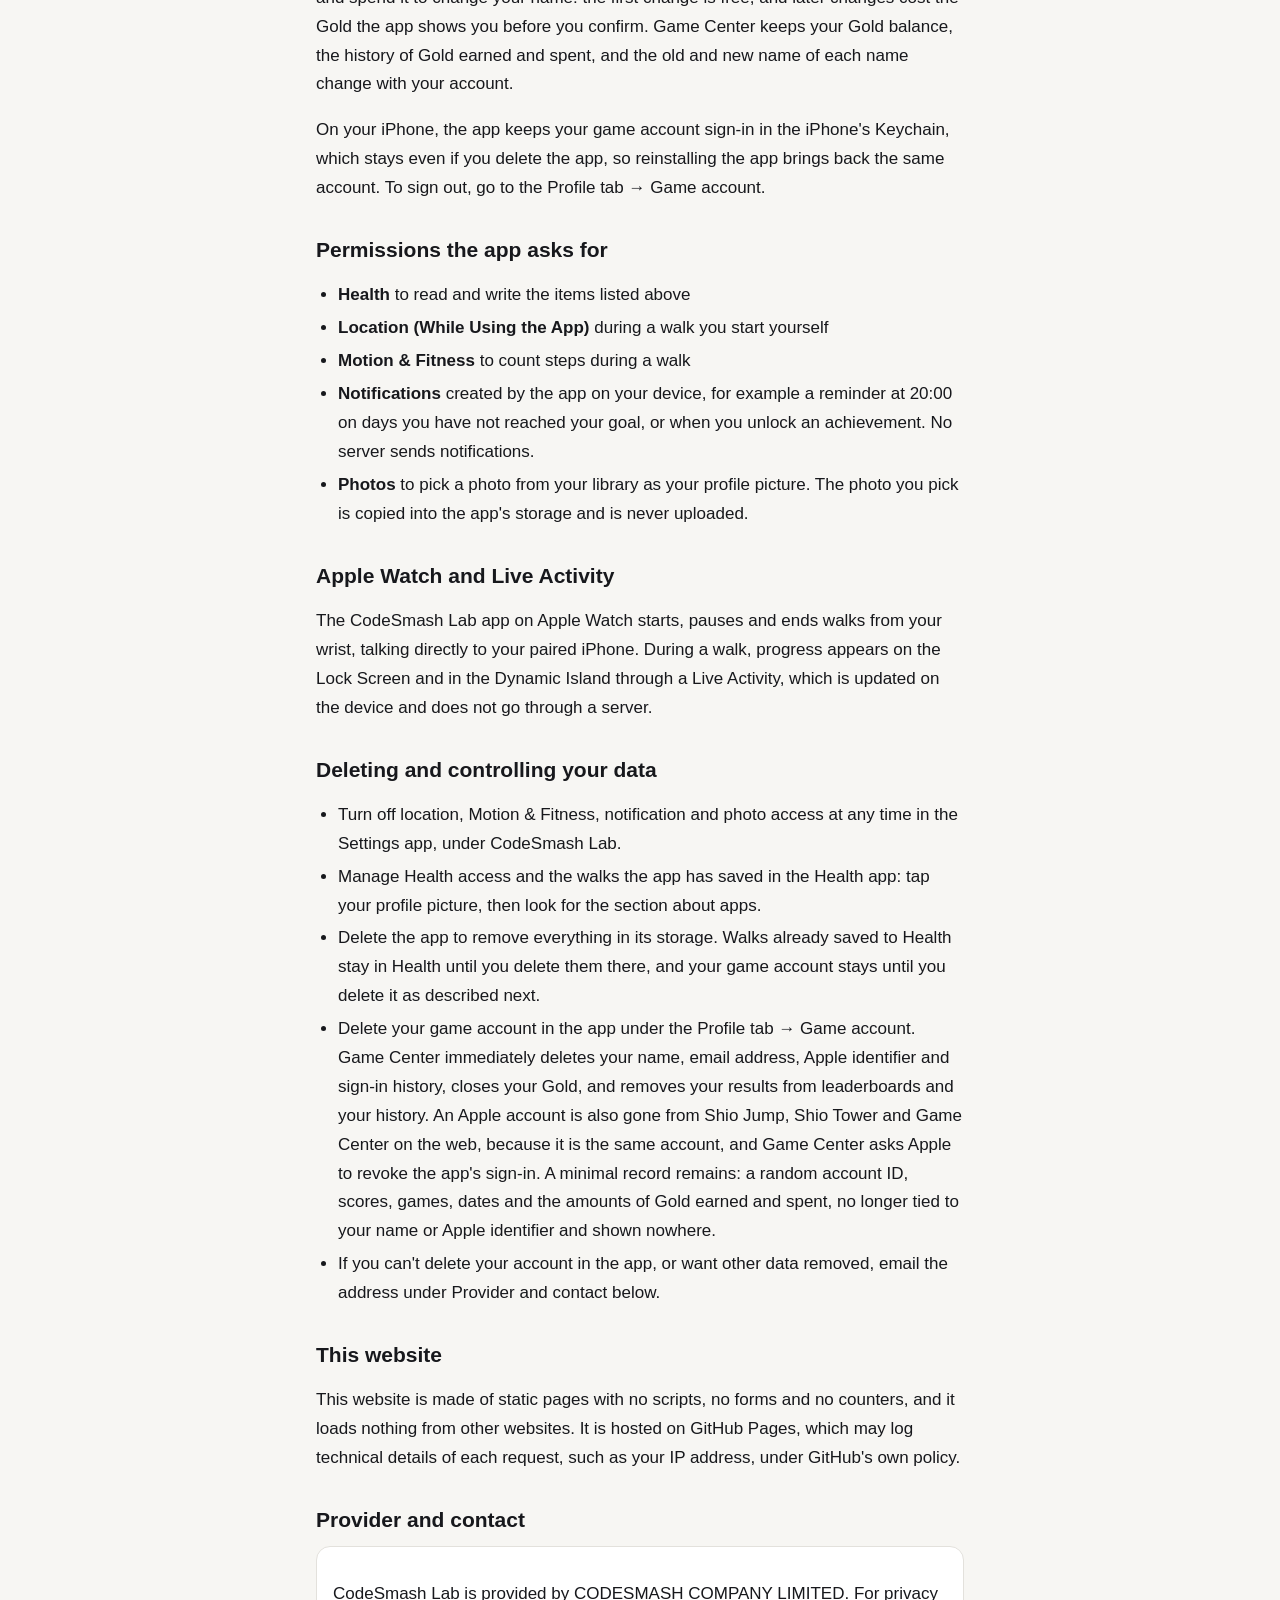
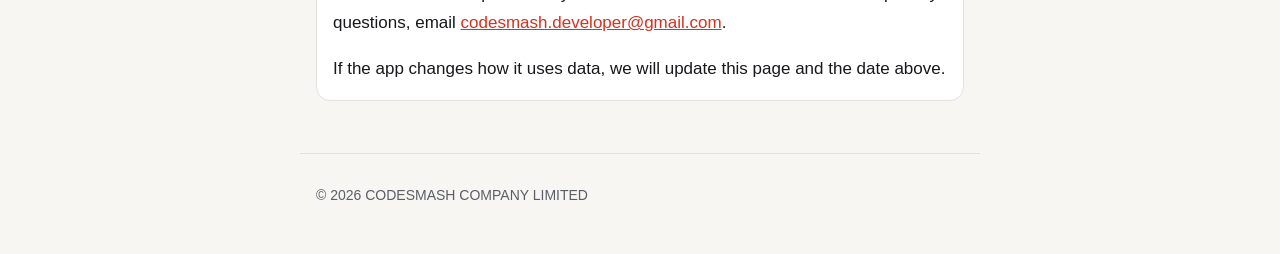
<file: en/privacy/index.html>
<!doctype html>
<html lang="en">
<head>
  <meta charset="utf-8">
  <meta name="viewport" content="width=device-width, initial-scale=1">
  <title>Privacy Policy · CodeSmash Lab</title>
  <meta name="description" content="What data CodeSmash Lab uses, where it is kept, and how to delete it">
  <link rel="canonical" href="https://codesmash-dev-team.github.io/codesmash-lab/en/privacy/">
  <link rel="alternate" hreflang="th" href="https://codesmash-dev-team.github.io/codesmash-lab/privacy/">
  <link rel="alternate" hreflang="en" href="https://codesmash-dev-team.github.io/codesmash-lab/en/privacy/">
  <link rel="alternate" hreflang="x-default" href="https://codesmash-dev-team.github.io/codesmash-lab/privacy/">
  <link rel="icon" href="../../icon.png">
  <link rel="apple-touch-icon" href="../../icon.png">
  <link rel="stylesheet" href="../../style.css">
</head>
<body>
  <a class="skip-link" href="#content">Skip to content</a>
  <header class="site-header">
    <a class="brand" href="../support/"><img src="../../icon.png" alt="" width="32" height="32">CodeSmash Lab</a>
    <nav class="site-nav" aria-label="Main menu">
      <a href="../support/">Support</a>
      <a href="./" aria-current="page">Privacy</a>
      <a class="language-link" href="../../privacy/" lang="th" hreflang="th">ไทย</a>
      <a class="language-link" href="./" lang="en" aria-current="page">EN</a>
    </nav>
  </header>

  <main id="content">
    <p class="eyebrow">Privacy Policy</p>
    <h1>Your health data stays in the Health app</h1>
    <p class="updated">Last updated 18 October 2026</p>
    <p>CodeSmash Lab is an iPhone game app that gets you moving with data from the Health app. It has no ads and no third-party analytics tools, and it does not track you across other apps or websites. Health data and the play history on your device never leave it. Games with leaderboards use a game account at Game Center, described under <a href="#game-account">Game account</a>.</p>

    <h2>What the app reads from Health</h2>
    <p>With your permission, the app reads the following to show missions, figures and stats on the Health tab.</p>
    <ul>
      <li>Steps</li>
      <li>Walking and running distance</li>
      <li>Flights climbed</li>
      <li>Exercise time</li>
      <li>Sleep</li>
      <li>Heart rate</li>
      <li>Resting heart rate</li>
      <li>Heart rate variability (HRV)</li>
      <li>Walking heart rate average</li>
      <li>Walking steadiness</li>
      <li>Workouts and workout routes</li>
    </ul>
    <p>The app asks Health to let it know when your step count changes, even while the app is closed, so the day's missions stay current. What it reads is only shown on screen. The app keeps no copy of its own and sends nothing off the device.</p>

    <h2>What the app writes to Health</h2>
    <p>When you finish a walk you started in the app, the app saves it to Health as a workout with its route and its check result. The distance is saved only for walks that pass the check. All of this happens only if you have allowed the app to write. The app never edits or deletes anything else in Health, and you can view and delete saved walks in the Health app.</p>

    <h2>Location and motion</h2>
    <p>The app uses your iPhone's location and step counting only during a walk you start yourself, including while the screen is locked or you switch to another app during that walk, to check that it is a real walk. The app only asks for "While Using the App" location access and does not use your location when you are not walking. A walk in progress is not written to the device.</p>

    <h2>What is stored on your device</h2>
    <ul>
      <li>Play history: which games you played, how many times, for how long, and when you last played</li>
      <li>Achievements you have unlocked</li>
      <li>The app's notification inbox and your notification settings</li>
      <li>The profile photo or character you picked</li>
      <li>The latest game list and cover images the app loaded</li>
    </ul>
    <p>This data stays in the app's storage on your iPhone and is included in your device backups (iCloud or a computer) according to your device settings. It is never sent to us.</p>

    <h2>Internet connections</h2>
    <p>When you open the app, it loads the game list, descriptions and cover images from CODESMASH's Game Center server (center.game.gamification.in.th). These requests carry no health data, no play history and no identifier for you or your device. The server only sees the ordinary connection details every internet request has, such as your IP address.</p>
    <p>Each game is a web page loaded from the internet and opened inside the app. The app sends no health data or play history to the games. Whoever hosts a game's web page sees the same ordinary connection details, and a game's web page may remember your progress in the game on your device, as websites normally do.</p>
    <p>Some games let you play a friend online, which sends your moves through the game's server while you play. This includes no health data or play history from the app.</p>

    <h2 id="game-account">Game account</h2>
    <p>Games with leaderboards use a game account at CODESMASH's Game Center. The first time you open one, the app asks you to sign in with Apple or play as a Guest, and uses that account for every game after that. When you open a game, the app gives the game a pass for your account, so the game can send your results to it without asking you to sign in.</p>
    <p>Sign in with Apple: Game Center keeps the user identifier Apple provides, your name, and your email address if you choose to share it when you sign in. If you choose to hide it, this is a relay address Apple creates for you. Your name starts as the one on your Apple Account, and the app lets you confirm or change it when you sign in, and change it later under the Profile tab → Game account. This name is shown publicly on leaderboards and on player pages in Game Center. Your email address is never shown to other players; our team only uses it to look up your account, for example when you contact us for help.</p>
    <p>Play as a Guest: you don't sign up. Game Center creates a guest account and keeps your results with it. Guest accounts don't appear on leaderboards. You can sign in with Apple later, and your Guest results move into that account.</p>
    <p>An account you sign in to with Apple is the same account you use in Shio Jump, Shio Tower and Game Center on the web, because Apple gives every app from our team the same identifier for you.</p>
    <p>The results a game sends to your account include your score, the outcome of the round, when you played and in-game stats. Game Center also records every round you start against your account for the team's play statistics, such as how many rounds were played and by how many players, and keeps the IP address with each result for 30 days before deleting it. None of this includes health data or the play history on your device.</p>
    <p>Gold: an account you sign in to with Apple earns Gold by playing and from in-game quests; Guest accounts don't. Gold has no cash value and can't be bought with or exchanged for money. In the app you can see your Gold on the Game account screen and spend it to change your name: the first change is free, and later changes cost the Gold the app shows you before you confirm. Game Center keeps your Gold balance, the history of Gold earned and spent, and the old and new name of each name change with your account.</p>
    <p>On your iPhone, the app keeps your game account sign-in in the iPhone's Keychain, which stays even if you delete the app, so reinstalling the app brings back the same account. To sign out, go to the Profile tab → Game account.</p>

    <h2>Permissions the app asks for</h2>
    <ul>
      <li><strong>Health</strong> to read and write the items listed above</li>
      <li><strong>Location (While Using the App)</strong> during a walk you start yourself</li>
      <li><strong>Motion &amp; Fitness</strong> to count steps during a walk</li>
      <li><strong>Notifications</strong> created by the app on your device, for example a reminder at 20:00 on days you have not reached your goal, or when you unlock an achievement. No server sends notifications.</li>
      <li><strong>Photos</strong> to pick a photo from your library as your profile picture. The photo you pick is copied into the app's storage and is never uploaded.</li>
    </ul>

    <h2>Apple Watch and Live Activity</h2>
    <p>The CodeSmash Lab app on Apple Watch starts, pauses and ends walks from your wrist, talking directly to your paired iPhone. During a walk, progress appears on the Lock Screen and in the Dynamic Island through a Live Activity, which is updated on the device and does not go through a server.</p>

    <h2>Deleting and controlling your data</h2>
    <ul>
      <li>Turn off location, Motion &amp; Fitness, notification and photo access at any time in the Settings app, under CodeSmash Lab.</li>
      <li>Manage Health access and the walks the app has saved in the Health app: tap your profile picture, then look for the section about apps.</li>
      <li>Delete the app to remove everything in its storage. Walks already saved to Health stay in Health until you delete them there, and your game account stays until you delete it as described next.</li>
      <li>Delete your game account in the app under the Profile tab → Game account. Game Center immediately deletes your name, email address, Apple identifier and sign-in history, closes your Gold, and removes your results from leaderboards and your history. An Apple account is also gone from Shio Jump, Shio Tower and Game Center on the web, because it is the same account, and Game Center asks Apple to revoke the app's sign-in. A minimal record remains: a random account ID, scores, games, dates and the amounts of Gold earned and spent, no longer tied to your name or Apple identifier and shown nowhere.</li>
      <li>If you can't delete your account in the app, or want other data removed, email the address under Provider and contact below.</li>
    </ul>

    <h2>This website</h2>
    <p>This website is made of static pages with no scripts, no forms and no counters, and it loads nothing from other websites. It is hosted on GitHub Pages, which may log technical details of each request, such as your IP address, under GitHub's own policy.</p>

    <h2 id="contact">Provider and contact</h2>
    <div class="card">
      <p>CodeSmash Lab is provided by CODESMASH COMPANY LIMITED. For privacy questions, email <a href="mailto:codesmash.developer@gmail.com?subject=CodeSmash%20Lab%20Support">codesmash.developer@gmail.com</a>.</p>
      <p>If the app changes how it uses data, we will update this page and the date above.</p>
    </div>
  </main>

  <footer class="site-footer">
    <p>© 2026 CODESMASH COMPANY LIMITED</p>
  </footer>
</body>
</html>
</file>
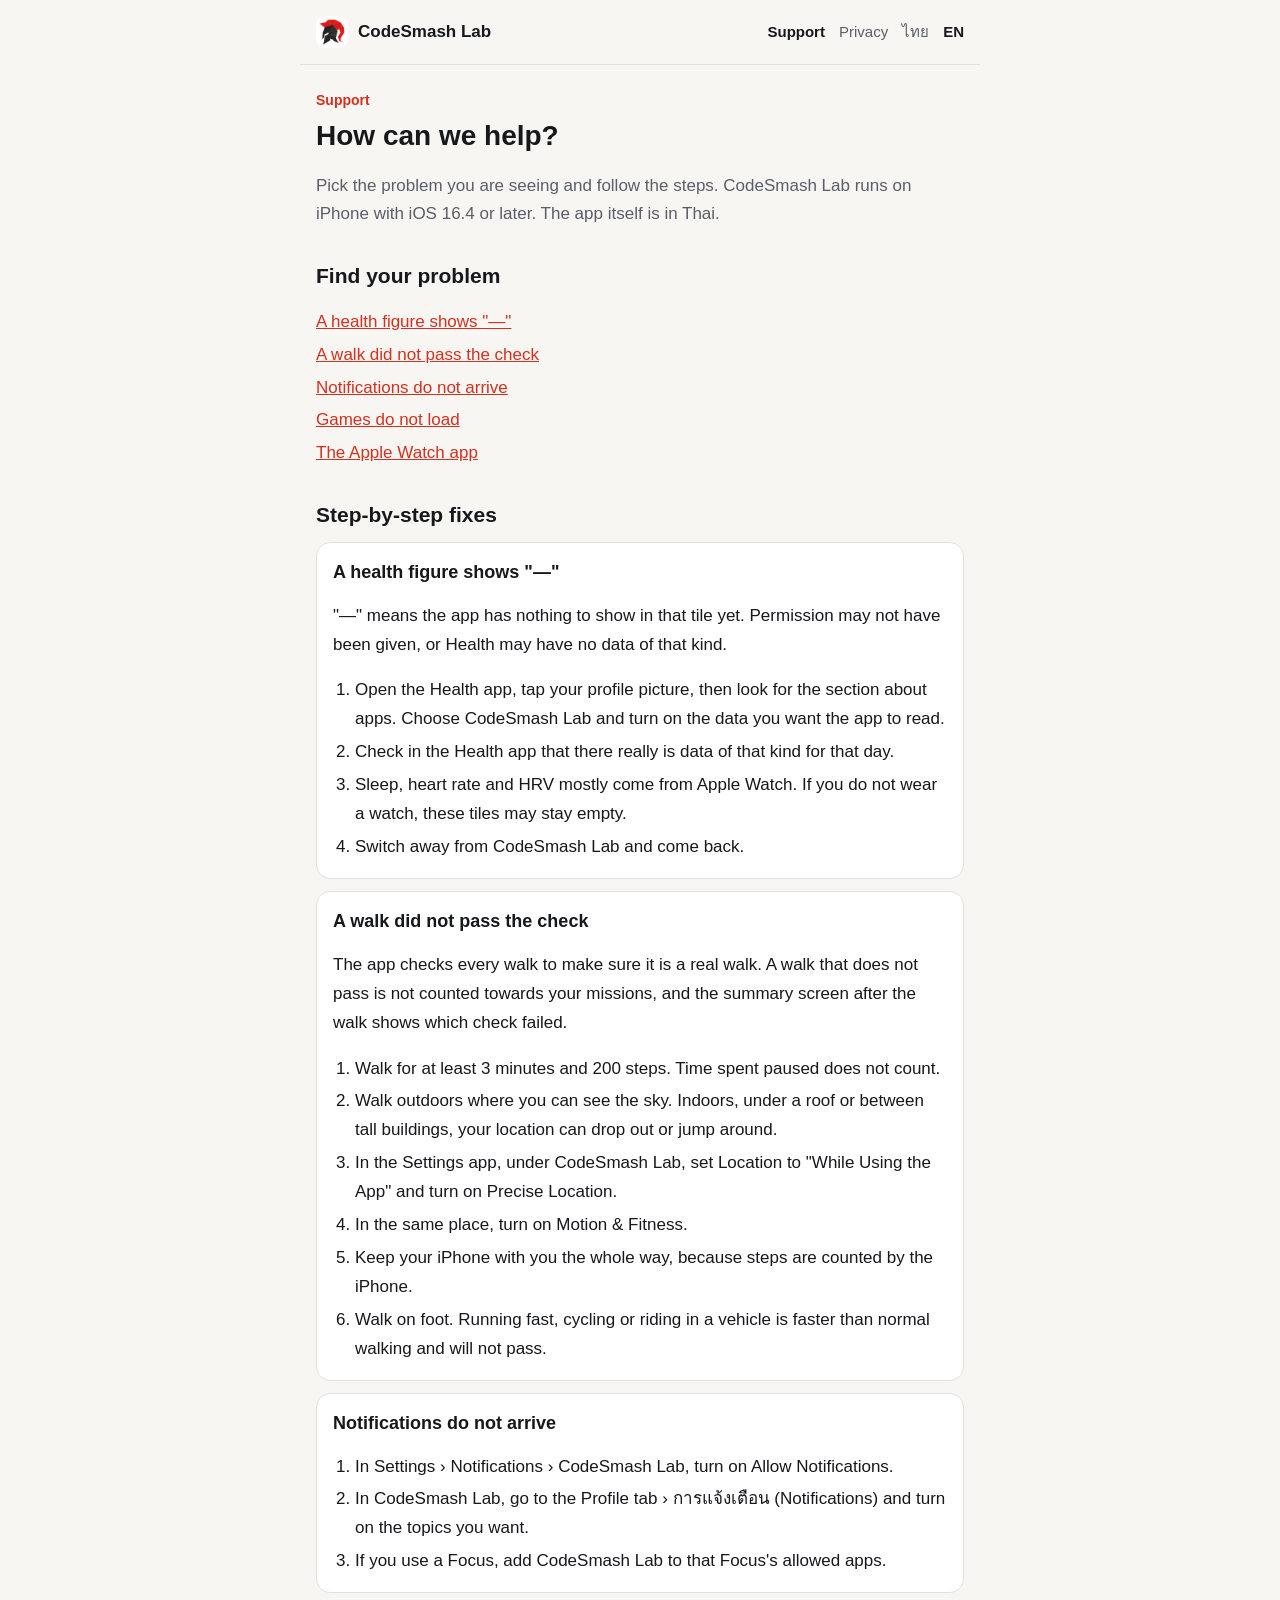
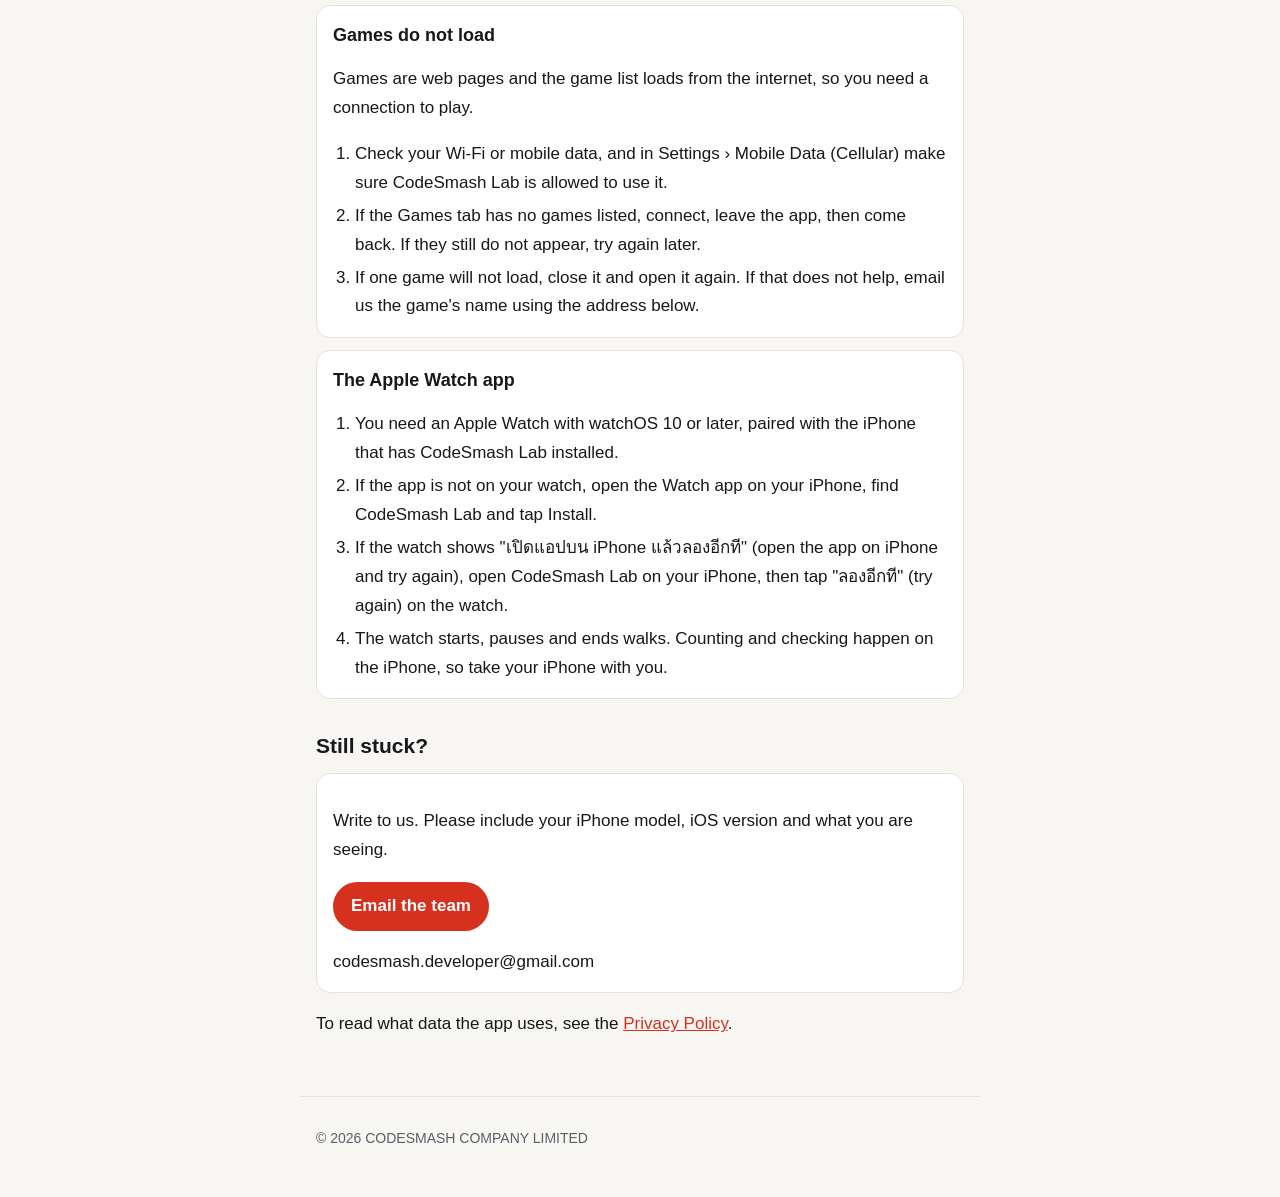
<file: en/support/index.html>
<!doctype html>
<html lang="en">
<head>
  <meta charset="utf-8">
  <meta name="viewport" content="width=device-width, initial-scale=1">
  <title>Support · CodeSmash Lab</title>
  <meta name="description" content="Fixes for common problems in CodeSmash Lab, and how to reach the team">
  <link rel="canonical" href="https://codesmash-dev-team.github.io/codesmash-lab/en/support/">
  <link rel="alternate" hreflang="th" href="https://codesmash-dev-team.github.io/codesmash-lab/support/">
  <link rel="alternate" hreflang="en" href="https://codesmash-dev-team.github.io/codesmash-lab/en/support/">
  <link rel="alternate" hreflang="x-default" href="https://codesmash-dev-team.github.io/codesmash-lab/support/">
  <link rel="icon" href="../../icon.png">
  <link rel="apple-touch-icon" href="../../icon.png">
  <link rel="stylesheet" href="../../style.css">
</head>
<body>
  <a class="skip-link" href="#content">Skip to content</a>
  <header class="site-header">
    <a class="brand" href="./"><img src="../../icon.png" alt="" width="32" height="32">CodeSmash Lab</a>
    <nav class="site-nav" aria-label="Main menu">
      <a href="./" aria-current="page">Support</a>
      <a href="../privacy/">Privacy</a>
      <a class="language-link" href="../../support/" lang="th" hreflang="th">ไทย</a>
      <a class="language-link" href="./" lang="en" aria-current="page">EN</a>
    </nav>
  </header>

  <main id="content">
    <p class="eyebrow">Support</p>
    <h1>How can we help?</h1>
    <p class="lead">Pick the problem you are seeing and follow the steps. CodeSmash Lab runs on iPhone with iOS 16.4 or later. The app itself is in Thai.</p>

    <h2>Find your problem</h2>
    <ul class="quick-links">
      <li><a href="#health">A health figure shows "—"</a></li>
      <li><a href="#walk">A walk did not pass the check</a></li>
      <li><a href="#notifications">Notifications do not arrive</a></li>
      <li><a href="#games">Games do not load</a></li>
      <li><a href="#watch">The Apple Watch app</a></li>
    </ul>

    <h2>Step-by-step fixes</h2>

    <section class="card" id="health">
      <h3>A health figure shows "—"</h3>
      <p>"—" means the app has nothing to show in that tile yet. Permission may not have been given, or Health may have no data of that kind.</p>
      <ol>
        <li>Open the Health app, tap your profile picture, then look for the section about apps. Choose CodeSmash Lab and turn on the data you want the app to read.</li>
        <li>Check in the Health app that there really is data of that kind for that day.</li>
        <li>Sleep, heart rate and HRV mostly come from Apple Watch. If you do not wear a watch, these tiles may stay empty.</li>
        <li>Switch away from CodeSmash Lab and come back.</li>
      </ol>
    </section>

    <section class="card" id="walk">
      <h3>A walk did not pass the check</h3>
      <p>The app checks every walk to make sure it is a real walk. A walk that does not pass is not counted towards your missions, and the summary screen after the walk shows which check failed.</p>
      <ol>
        <li>Walk for at least 3 minutes and 200 steps. Time spent paused does not count.</li>
        <li>Walk outdoors where you can see the sky. Indoors, under a roof or between tall buildings, your location can drop out or jump around.</li>
        <li>In the Settings app, under CodeSmash Lab, set Location to "While Using the App" and turn on Precise Location.</li>
        <li>In the same place, turn on Motion &amp; Fitness.</li>
        <li>Keep your iPhone with you the whole way, because steps are counted by the iPhone.</li>
        <li>Walk on foot. Running fast, cycling or riding in a vehicle is faster than normal walking and will not pass.</li>
      </ol>
    </section>

    <section class="card" id="notifications">
      <h3>Notifications do not arrive</h3>
      <ol>
        <li>In Settings › Notifications › CodeSmash Lab, turn on Allow Notifications.</li>
        <li>In CodeSmash Lab, go to the Profile tab › การแจ้งเตือน (Notifications) and turn on the topics you want.</li>
        <li>If you use a Focus, add CodeSmash Lab to that Focus's allowed apps.</li>
      </ol>
    </section>

    <section class="card" id="games">
      <h3>Games do not load</h3>
      <p>Games are web pages and the game list loads from the internet, so you need a connection to play.</p>
      <ol>
        <li>Check your Wi-Fi or mobile data, and in Settings › Mobile Data (Cellular) make sure CodeSmash Lab is allowed to use it.</li>
        <li>If the Games tab has no games listed, connect, leave the app, then come back. If they still do not appear, try again later.</li>
        <li>If one game will not load, close it and open it again. If that does not help, email us the game's name using the address below.</li>
      </ol>
    </section>

    <section class="card" id="watch">
      <h3>The Apple Watch app</h3>
      <ol>
        <li>You need an Apple Watch with watchOS 10 or later, paired with the iPhone that has CodeSmash Lab installed.</li>
        <li>If the app is not on your watch, open the Watch app on your iPhone, find CodeSmash Lab and tap Install.</li>
        <li>If the watch shows "เปิดแอปบน iPhone แล้วลองอีกที" (open the app on iPhone and try again), open CodeSmash Lab on your iPhone, then tap "ลองอีกที" (try again) on the watch.</li>
        <li>The watch starts, pauses and ends walks. Counting and checking happen on the iPhone, so take your iPhone with you.</li>
      </ol>
    </section>

    <h2 id="contact">Still stuck?</h2>
    <div class="card">
      <p>Write to us. Please include your iPhone model, iOS version and what you are seeing.</p>
      <p><a class="button" href="mailto:codesmash.developer@gmail.com?subject=CodeSmash%20Lab%20Support">Email the team</a></p>
      <p>codesmash.developer@gmail.com</p>
    </div>
    <p>To read what data the app uses, see the <a href="../privacy/">Privacy Policy</a>.</p>
  </main>

  <footer class="site-footer">
    <p>© 2026 CODESMASH COMPANY LIMITED</p>
  </footer>
</body>
</html>
</file>
<file: style.css>
:root {
  color-scheme: light dark;
  --bg: #f7f6f3;
  --card: #ffffff;
  --text: #17181c;
  --muted: #5b5e68;
  --line: #e3e1dc;
  --accent: #d6301f;
  --accent-ink: #ffffff;
}

@media (prefers-color-scheme: dark) {
  :root {
    --bg: #0d0e14;
    --card: #171821;
    --text: #f2f2f5;
    --muted: #a3a6b3;
    --line: #2a2c38;
    --accent: #ff4538;
    --accent-ink: #ffffff;
  }
}

* {
  box-sizing: border-box;
}

body {
  margin: 0;
  background: var(--bg);
  color: var(--text);
  font-family: -apple-system, BlinkMacSystemFont, 'Segoe UI', Tahoma, sans-serif;
  font-size: 17px;
  line-height: 1.7;
  -webkit-text-size-adjust: 100%;
}

a {
  color: var(--accent);
}

.skip-link {
  position: absolute;
  left: -9999px;
}

.skip-link:focus {
  left: 16px;
  top: 8px;
  background: var(--card);
  padding: 8px 12px;
  z-index: 1;
}

.site-header,
main,
.site-footer {
  max-width: 680px;
  margin: 0 auto;
  padding: 0 16px;
}

.site-header {
  display: flex;
  flex-wrap: wrap;
  align-items: center;
  justify-content: space-between;
  gap: 8px 16px;
  padding-top: 16px;
  padding-bottom: 16px;
  border-bottom: 1px solid var(--line);
}

.brand {
  display: flex;
  align-items: center;
  gap: 10px;
  color: var(--text);
  font-weight: 700;
  text-decoration: none;
}

.brand img {
  border-radius: 9px;
}

.site-nav {
  display: flex;
  flex-wrap: wrap;
  gap: 4px 14px;
  font-size: 15px;
}

.site-nav a {
  color: var(--muted);
  text-decoration: none;
}

.site-nav a[aria-current='page'] {
  color: var(--text);
  font-weight: 700;
}

.language-link:first-of-type {
  margin-left: 6px;
  padding-left: 14px;
  border-left: 1px solid var(--line);
}

main {
  padding-top: 24px;
  padding-bottom: 40px;
}

.eyebrow {
  margin: 0;
  color: var(--accent);
  font-size: 14px;
  font-weight: 700;
}

h1 {
  margin: 4px 0 8px;
  font-size: 28px;
  line-height: 1.35;
}

h2 {
  margin: 32px 0 8px;
  font-size: 21px;
  line-height: 1.4;
}

h3 {
  margin: 0 0 6px;
  font-size: 18px;
  line-height: 1.45;
}

.lead,
.updated {
  color: var(--muted);
}

.updated {
  margin-top: 0;
  font-size: 15px;
}

.card {
  margin: 12px 0;
  padding: 16px;
  background: var(--card);
  border: 1px solid var(--line);
  border-radius: 14px;
}

.card > :last-child {
  margin-bottom: 0;
}

ol,
ul {
  padding-left: 22px;
}

li + li {
  margin-top: 4px;
}

.quick-links {
  list-style: none;
  padding: 0;
}

.button {
  display: inline-block;
  padding: 10px 18px;
  background: var(--accent);
  color: var(--accent-ink);
  border-radius: 999px;
  font-weight: 700;
  text-decoration: none;
}

.site-footer {
  padding-top: 16px;
  padding-bottom: 32px;
  border-top: 1px solid var(--line);
  color: var(--muted);
  font-size: 14px;
}

.redirect-page main {
  text-align: center;
  padding-top: 80px;
}
</file>
